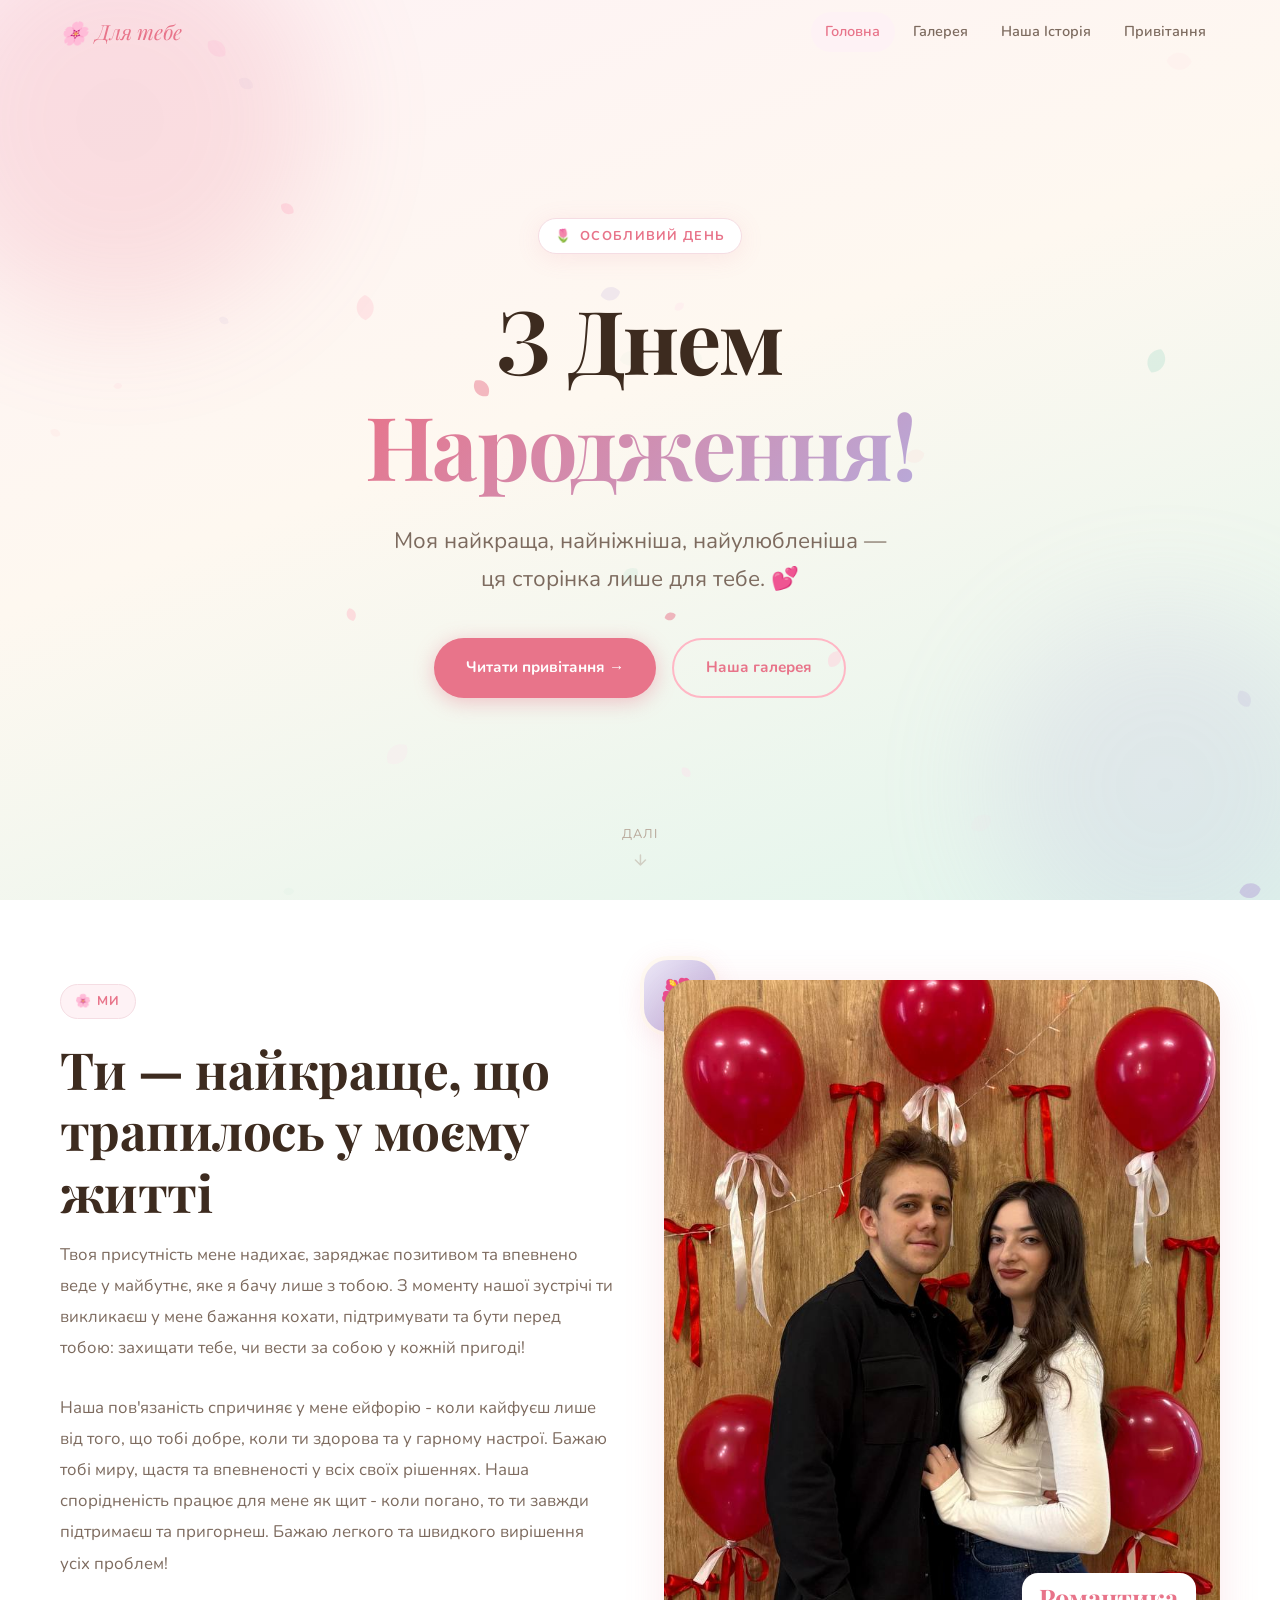
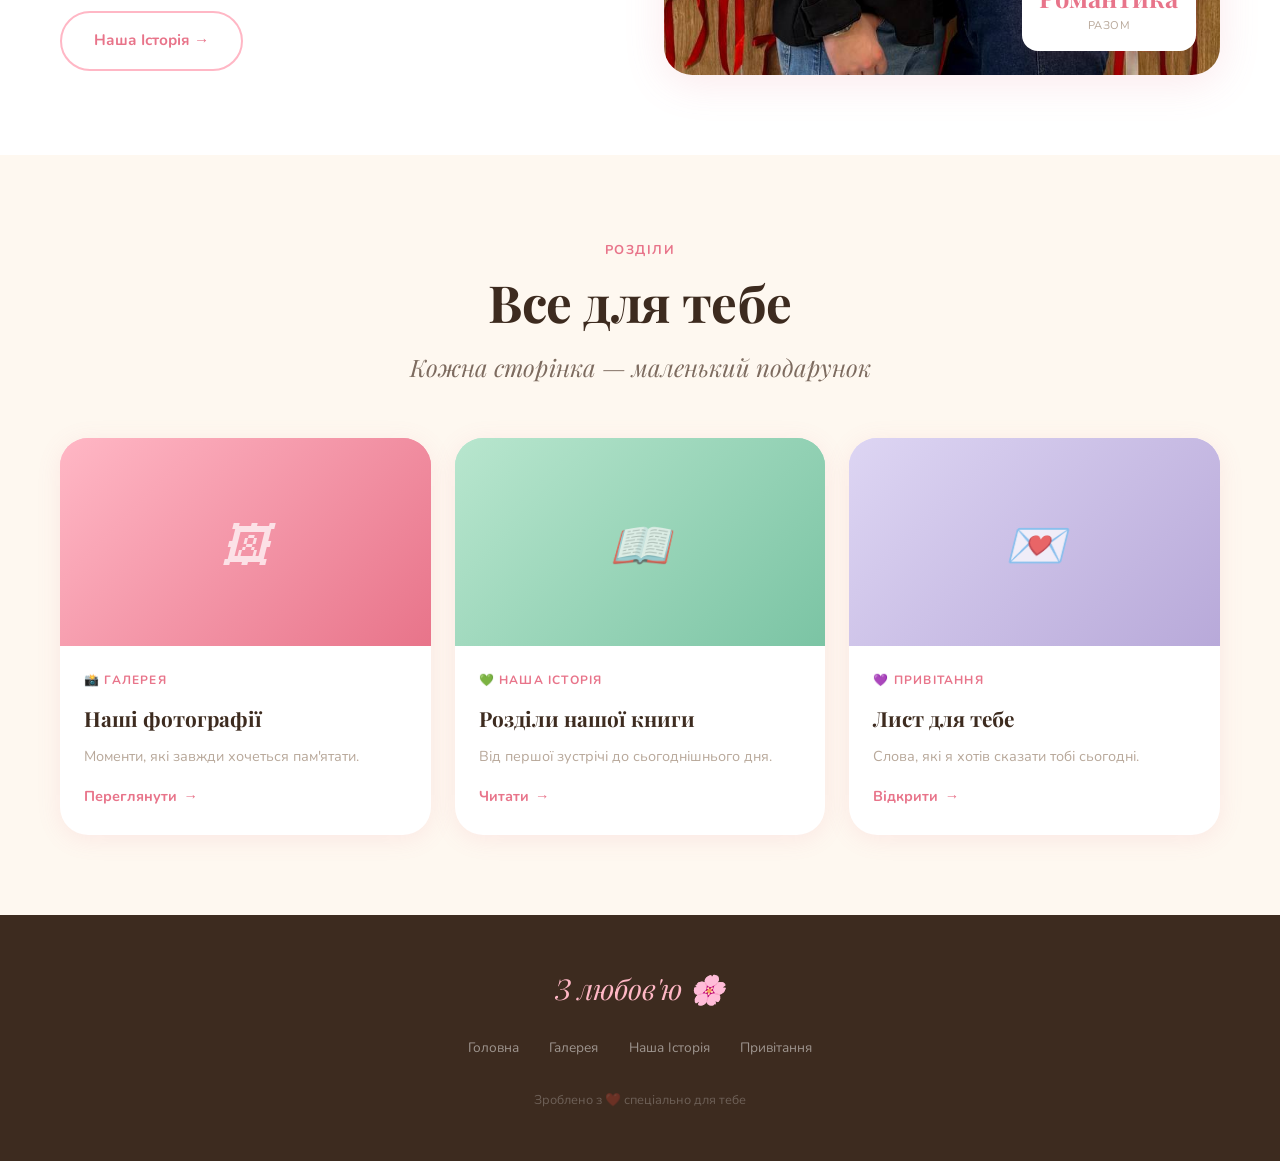
<file: index.html>
<!DOCTYPE html>
<html lang="uk">
<head>
  <meta charset="UTF-8">
  <meta name="viewport" content="width=device-width, initial-scale=1.0">
  <title>З Днем Народження, кохана!</title>
  <meta name="description" content="Спеціальна сторінка на честь твого особливого дня.">
  <link rel="preconnect" href="https://fonts.googleapis.com">
  <link rel="preconnect" href="https://fonts.gstatic.com" crossorigin>
  <link href="https://fonts.googleapis.com/css2?family=Playfair+Display:ital,wght@0,400;0,500;0,700;1,400;1,600&family=Nunito:wght@300;400;500;600;700&display=swap" rel="stylesheet">
  <link rel="stylesheet" href="css/style.css">
</head>
<body>

  <!-- ===================== NAVIGATION ===================== -->
  <nav class="nav" role="navigation" aria-label="Головна навігація">
    <div class="container nav-inner">
      <a href="index.html" class="nav-logo" aria-label="На головну">
        <span class="nav-logo-icon">🌸</span>
        Для тебе
      </a>

      <div class="nav-links" role="list">
        <a href="index.html"   class="nav-link" role="listitem">Головна</a>
        <a href="gallery.html" class="nav-link" role="listitem">Галерея</a>
        <a href="story.html"   class="nav-link" role="listitem">Наша Історія</a>
        <a href="wishes.html"  class="nav-link" role="listitem">Привітання</a>
      </div>

      <button class="nav-toggle" aria-label="Відкрити меню" aria-expanded="false">
        <span></span><span></span><span></span>
      </button>
    </div>
  </nav>

  <!-- Mobile fullscreen menu -->
  <div class="nav-mobile" role="dialog" aria-label="Мобільне меню">
    <a href="index.html"   class="nav-link">Головна</a>
    <a href="gallery.html" class="nav-link">Галерея</a>
    <a href="story.html"   class="nav-link">Наша Історія</a>
    <a href="wishes.html"  class="nav-link">Привітання</a>
  </div>

  <main>

    <!-- ===================== HERO ===================== -->
    <section class="hero" aria-label="Привітання">
      <canvas id="petals-canvas" aria-hidden="true"></canvas>

      <!-- Decorative blobs -->
      <div class="blob blob-pink"     style="top:-80px; left:-80px;"  aria-hidden="true"></div>
      <div class="blob blob-lavender" style="bottom:-60px; right:-60px;" aria-hidden="true"></div>

      <div class="hero-content">
        <div class="hero-eyebrow">
          <span>🌷</span>
          <span>Особливий день</span>
        </div>

        <h1 class="hero-title">
          З Днем
          <span class="accent typewriter" data-text="Народження!">Народження!</span>
        </h1>

        <p class="hero-sub">
          Моя найкраща, найніжніша, найулюбленіша —<br>
          ця сторінка лише для тебе. 💕
        </p>

        <div class="hero-actions">
          <a href="wishes.html" class="btn btn-primary">
            Читати привітання &rarr;
          </a>
          <a href="gallery.html" class="btn btn-ghost">
            Наша галерея
          </a>
        </div>
      </div>

      <div class="scroll-hint" aria-hidden="true">
        <span>далі</span>
        <svg width="16" height="16" viewBox="0 0 16 16" fill="none">
          <path d="M8 3v10M3 8l5 5 5-5" stroke="currentColor" stroke-width="1.5" stroke-linecap="round" stroke-linejoin="round"/>
        </svg>
      </div>
    </section>

    <!-- ===================== INTRO ===================== -->
    <section class="section intro" aria-label="Про нас">
      <div class="container">
        <div class="intro-grid">

          <div class="intro-text reveal">
            <span class="intro-badge">🌸 Ми</span>
            <h2 class="intro-title">Ти — найкраще, що трапилось у моєму житті</h2>
            <div class="intro-body">
              <p>
                Твоя присутність мене надихає, заряджає позитивом та впевнено веде у майбутнє, яке я бачу лише з тобою. З моменту нашої зустрічі ти викликаєш у мене бажання кохати, підтримувати та бути перед тобою: захищати тебе, чи вести за собою у кожній пригоді!
              </p>
              <br>
              <p>
                Наша пов'язаність спричиняє у мене ейфорію - коли кайфуєш лише від того, що тобі добре, коли ти здорова та у гарному настрої. Бажаю тобі миру, щастя та впевненості у всіх своїх рішеннях. Наша спорідненість працює для мене як щит - коли погано, то ти завжди підтримаєш та пригорнеш. Бажаю легкого та швидкого вирішення усіх проблем!
              </p>
            </div>
            <a href="story.html" class="btn btn-ghost">Наша Історія &rarr;</a>
          </div>

          <div class="intro-photo reveal reveal-delay-2">
            <div class="intro-photo-deco" aria-hidden="true">🌺</div>
            <div class="photo-frame float-anim">
              <img src="./images/1.jpg" alt="" class="photo-placeholder ph-bloom" style="object-fit: cover">
              <div class="frame-badge">
                <span class="num">Романтика</span>
                <span class="txt">разом</span>
              </div>
            </div>
          </div>

        </div>
      </div>
    </section>

    <!-- ===================== PREVIEW CARDS ===================== -->
    <section class="section preview-section" aria-label="Розділи сайту">
      <div class="container">

        <div class="text-center reveal" style="margin-bottom:3rem;">
          <span class="label">Розділи</span>
          <h2 style="margin-top:.5rem;">Все для тебе</h2>
          <p class="subtitle" style="margin-top:.75rem;">Кожна сторінка — маленький подарунок</p>
        </div>

        <div class="preview-grid">

          <a href="gallery.html" class="preview-card reveal reveal-delay-1">
            <div class="preview-card-img">
              <div class="photo-placeholder ph-pink">
                <span class="photo-icon">🖼</span>
              </div>
            </div>
            <div class="preview-card-body">
              <span class="preview-card-tag">📸 Галерея</span>
              <div class="preview-card-title">Наші фотографії</div>
              <p class="preview-card-desc">Моменти, які завжди хочеться пам'ятати.</p>
              <div class="preview-card-arrow">Переглянути <span>→</span></div>
            </div>
          </a>

          <a href="story.html" class="preview-card reveal reveal-delay-2">
            <div class="preview-card-img">
              <div class="photo-placeholder ph-sage">
                <span class="photo-icon">📖</span>
              </div>
            </div>
            <div class="preview-card-body">
              <span class="preview-card-tag">💚 Наша Історія</span>
              <div class="preview-card-title">Розділи нашої книги</div>
              <p class="preview-card-desc">Від першої зустрічі до сьогоднішнього дня.</p>
              <div class="preview-card-arrow">Читати <span>→</span></div>
            </div>
          </a>

          <a href="wishes.html" class="preview-card reveal reveal-delay-3">
            <div class="preview-card-img">
              <div class="photo-placeholder ph-lavender">
                <span class="photo-icon">💌</span>
              </div>
            </div>
            <div class="preview-card-body">
              <span class="preview-card-tag">💜 Привітання</span>
              <div class="preview-card-title">Лист для тебе</div>
              <p class="preview-card-desc">Слова, які я хотів сказати тобі сьогодні.</p>
              <div class="preview-card-arrow">Відкрити <span>→</span></div>
            </div>
          </a>

        </div>
      </div>
    </section>

  </main>

  <!-- ===================== FOOTER ===================== -->
  <footer>
    <div class="footer-brand">З любов'ю 🌸</div>
    <div class="footer-links">
      <a href="index.html"   class="footer-link">Головна</a>
      <a href="gallery.html" class="footer-link">Галерея</a>
      <a href="story.html"   class="footer-link">Наша Історія</a>
      <a href="wishes.html"  class="footer-link">Привітання</a>
    </div>
    <p class="footer-copy">Зроблено з ❤️ спеціально для тебе</p>
  </footer>

  <script src="js/main.js"></script>
</body>
</html>
</file>
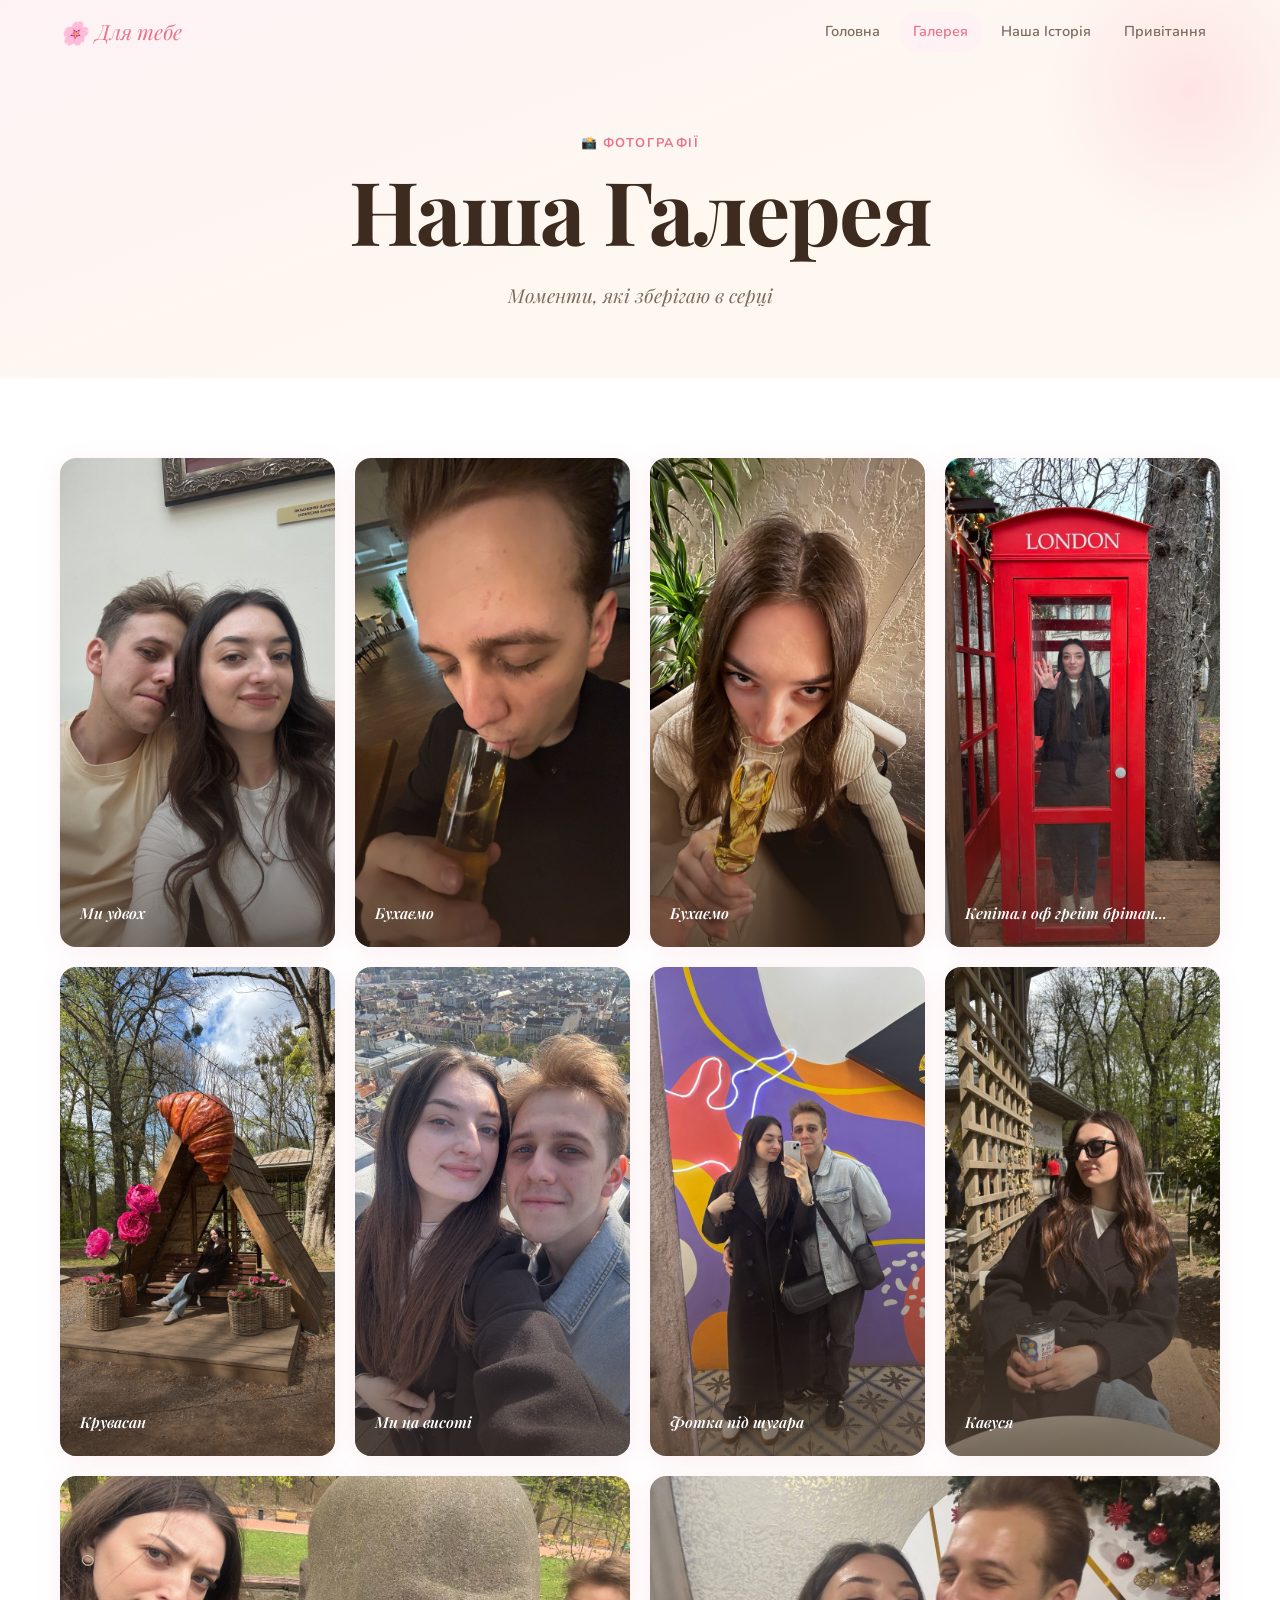
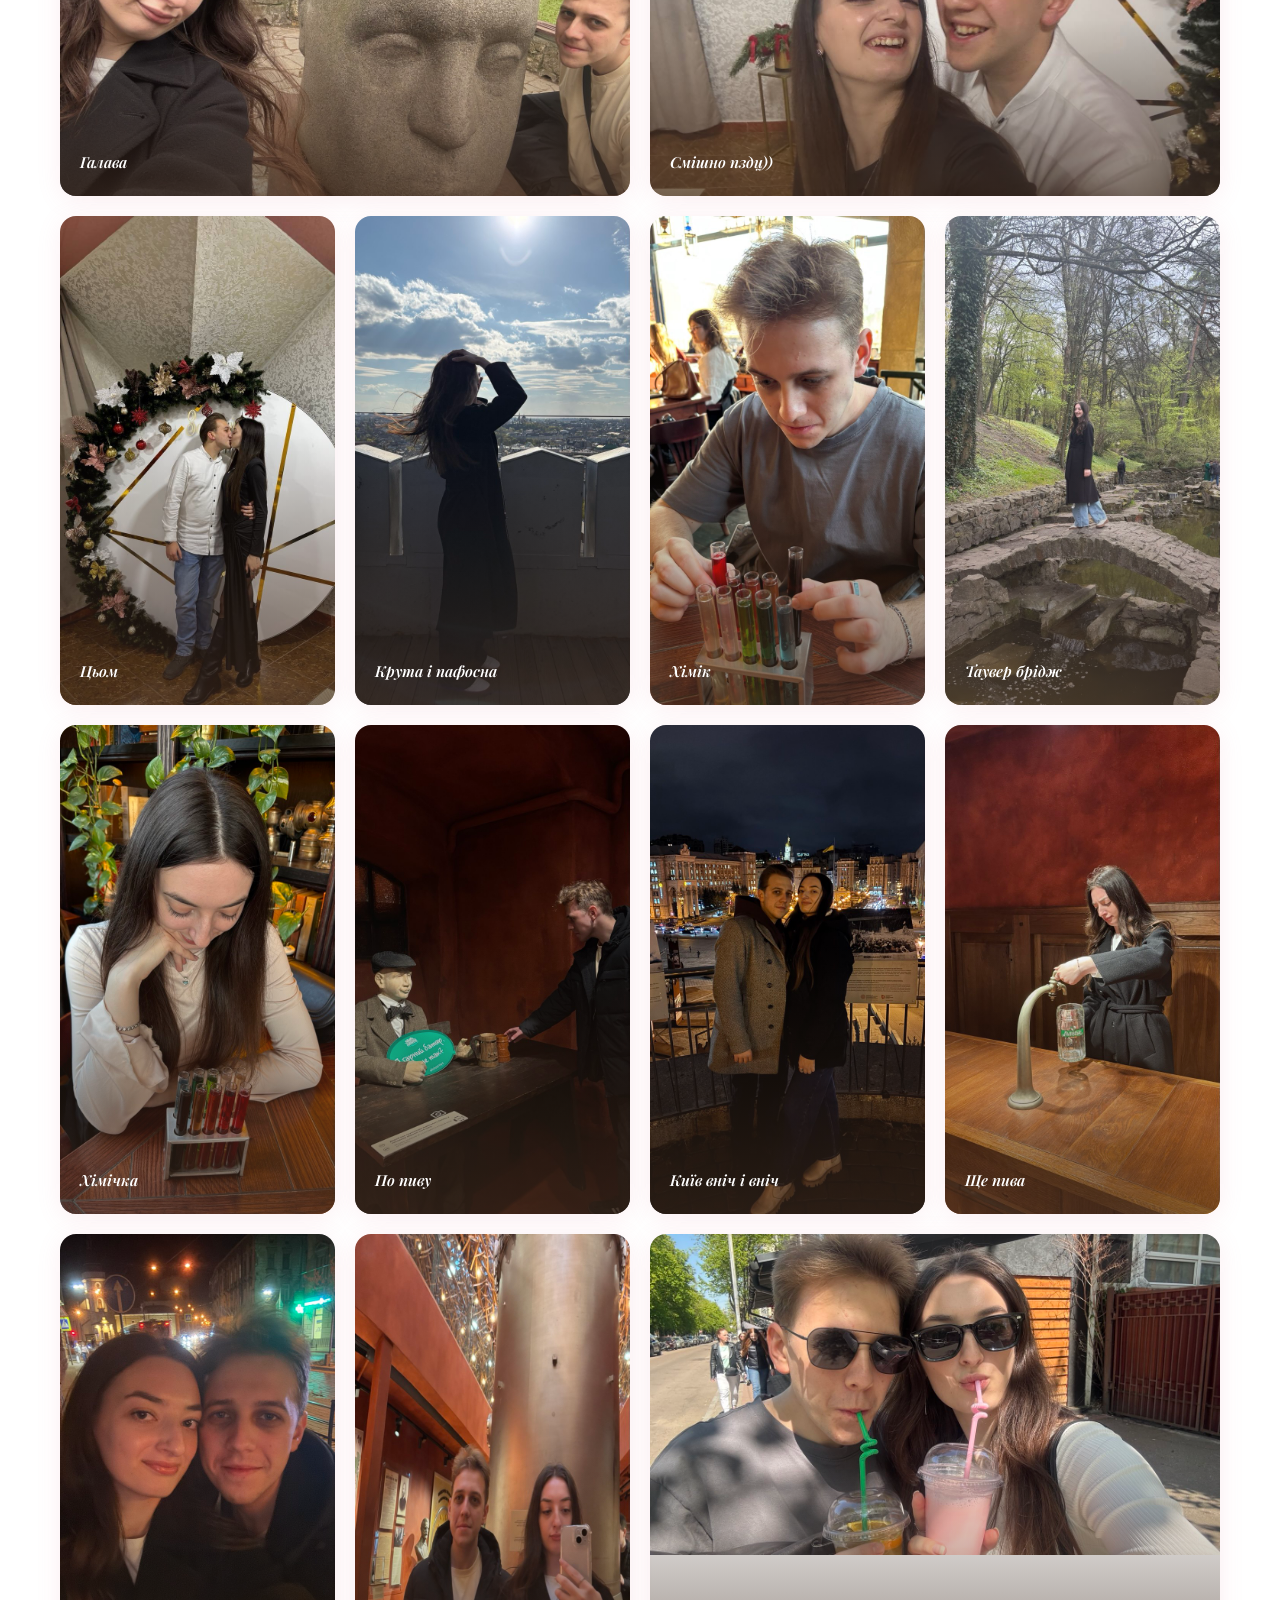
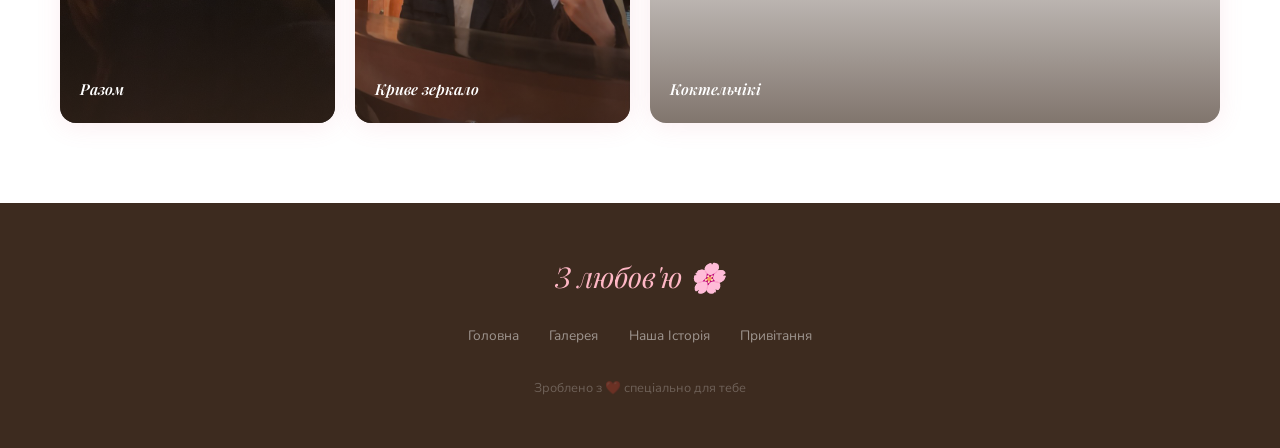
<file: gallery.html>
<!DOCTYPE html>
<html lang="uk">
<head>
  <meta charset="UTF-8">
  <meta name="viewport" content="width=device-width, initial-scale=1.0">
  <title>Галерея — Для тебе</title>
  <meta name="description" content="Наші спільні фотографії та улюблені моменти.">
  <link rel="preconnect" href="https://fonts.googleapis.com">
  <link rel="preconnect" href="https://fonts.gstatic.com" crossorigin>
  <link href="https://fonts.googleapis.com/css2?family=Playfair+Display:ital,wght@0,400;0,500;0,700;1,400;1,600&family=Nunito:wght@300;400;500;600;700&display=swap" rel="stylesheet">
  <link rel="stylesheet" href="css/style.css">
</head>
<body>

  <!-- ===================== NAVIGATION ===================== -->
  <nav class="nav" role="navigation">
    <div class="container nav-inner">
      <a href="index.html" class="nav-logo">
        <span class="nav-logo-icon">🌸</span>
        Для тебе
      </a>
      <div class="nav-links">
        <a href="index.html"   class="nav-link">Головна</a>
        <a href="gallery.html" class="nav-link">Галерея</a>
        <a href="story.html"   class="nav-link">Наша Історія</a>
        <a href="wishes.html"  class="nav-link">Привітання</a>
      </div>
      <button class="nav-toggle" aria-label="Відкрити меню">
        <span></span><span></span><span></span>
      </button>
    </div>
  </nav>

  <div class="nav-mobile">
    <a href="index.html"   class="nav-link">Головна</a>
    <a href="gallery.html" class="nav-link">Галерея</a>
    <a href="story.html"   class="nav-link">Наша Історія</a>
    <a href="wishes.html"  class="nav-link">Привітання</a>
  </div>

  <main>

    <!-- ===================== PAGE HERO ===================== -->
    <section class="page-hero">
      <div class="container">
        <span class="label page-hero-label">📸 Фотографії</span>
        <h1 class="page-hero-title">Наша Галерея</h1>
        <p class="page-hero-sub">Моменти, які зберігаю в серці</p>
      </div>
    </section>

    <!-- ===================== GALLERY GRID ===================== -->
    <section class="section gallery-section">
      <div class="container">

        <div class="gallery-grid">

          <!-- Item 1 — on desktop -->
          <div class="gallery-item reveal">
            <img src="./images/9.jpg" alt="">
            <div class="gallery-item-overlay">
              <p class="gallery-caption">Ми удвох</p>
            </div>
          </div>

          <!-- Item 2 -->
          <div class="gallery-item reveal reveal-delay-1">
            <img src="./images/10.jpg" alt="">
            <div class="gallery-item-overlay">
              <p class="gallery-caption">Бухаємо</p>
            </div>
          </div>

          <!-- Item 3 -->
          <div class="gallery-item reveal reveal-delay-2">
            <img src="./images/11.jpg" alt="">
            <div class="gallery-item-overlay">
              <p class="gallery-caption">Бухаємо</p>
            </div>
          </div>

          <!-- Item 4 -->
          <div class="gallery-item reveal reveal-delay-1">
            <img src="./images/12.jpg" alt="">
            <div class="gallery-item-overlay">
              <p class="gallery-caption">Кепітал оф грейт брітан...</p>
            </div>
          </div>

          <!-- Item 5 -->
          <div class="gallery-item reveal reveal-delay-2">
            <img src="./images/13.jpg" alt="">
            <div class="gallery-item-overlay">
              <p class="gallery-caption">Крувасан</p>
            </div>
          </div>

          <!-- Item 6 — on desktop -->
          <div class="gallery-item reveal reveal-delay-3">
            <img src="./images/14.jpg" alt="">
            <div class="gallery-item-overlay">
              <p class="gallery-caption">Ми на висоті</p>
            </div>
          </div>

          <!-- Item 7 -->
          <div class="gallery-item reveal">
            <img src="./images/15.jpg" alt="">
            <div class="gallery-item-overlay">
              <p class="gallery-caption">Фотка під шугара</p>
            </div>
          </div>

          <!-- Item 8 -->
          <div class="gallery-item reveal reveal-delay-1">
            <img src="./images/16.jpg" alt="">
            <div class="gallery-item-overlay">
              <p class="gallery-caption">Кавуся</p>
            </div>
          </div>

          <!-- Item 9 -->
          <div class="gallery-item reveal wide reveal-delay-2">
            <img src="./images/17.jpg" alt="">
            <div class="gallery-item-overlay">
              <p class="gallery-caption">Галава</p>
            </div>
          </div>

          <div class="gallery-item wide reveal">
            <img src="./images/19.jpg" alt="">
            <div class="gallery-item-overlay">
              <p class="gallery-caption">Смішно пздц))</p>
            </div>
          </div>

          <!-- Item 10 -->
          <div class="gallery-item reveal reveal-delay-3">
            <img src="./images/18.jpg" alt="">
            <div class="gallery-item-overlay">
              <p class="gallery-caption">Цьом</p>
            </div>
          </div>

          <!-- Item 11 -->

          <!-- Item 12 -->
          <div class="gallery-item reveal reveal-delay-1">
            <img src="./images/20.jpg" alt="">
            <div class="gallery-item-overlay">
              <p class="gallery-caption">Крута і пафосна</p>
            </div>
          </div>

          <div class="gallery-item reveal reveal-delay-1">
            <img src="./images/21.jpg" alt="">
            <div class="gallery-item-overlay">
              <p class="gallery-caption">Хімік</p>
            </div>
          </div>

          <div class="gallery-item reveal reveal-delay-1">
            <img src="./images/22.jpg" alt="">
            <div class="gallery-item-overlay">
              <p class="gallery-caption">Таувер брідж</p>
            </div>
          </div>

          <div class="gallery-item reveal reveal-delay-1">
            <img src="./images/23.jpg" alt="">
            <div class="gallery-item-overlay">
              <p class="gallery-caption">Хімічка</p>
            </div>
          </div>

          <div class="gallery-item reveal reveal-delay-1">
            <img src="./images/25.jpg" alt="">
            <div class="gallery-item-overlay">
              <p class="gallery-caption">По пиву</p>
            </div>
          </div>

          <div class="gallery-item reveal reveal-delay-1">
            <img src="./images/26.jpg" alt="">
            <div class="gallery-item-overlay">
              <p class="gallery-caption">Київ вніч і вніч</p>
            </div>
          </div>

          <div class="gallery-item reveal reveal-delay-1">
            <img src="./images/27.jpg" alt="">
            <div class="gallery-item-overlay">
              <p class="gallery-caption">Ще пива</p>
            </div>
          </div>

          <div class="gallery-item reveal reveal-delay-1">
            <img src="./images/28.jpg" alt="">
            <div class="gallery-item-overlay">
              <p class="gallery-caption">Разом</p>
            </div>
          </div>

          <div class="gallery-item reveal reveal-delay-1">
            <img src="./images/29.jpg" alt="">
            <div class="gallery-item-overlay">
              <p class="gallery-caption">Криве зеркало</p>
            </div>
          </div>

          <div class="gallery-item reveal wide reveal-delay-1">
            <img src="./images/24.jpg" alt="">
            <div class="gallery-item-overlay">
              <p class="gallery-caption">Коктельчікі</p>
            </div>
          </div>

        </div>

      </div>
    </section>

  </main>

  <!-- ===================== LIGHTBOX ===================== -->
  <div id="lightbox" class="lightbox" role="dialog" aria-label="Збільшена фотографія">
    <div class="lightbox-inner">
      <div class="lightbox-img"></div>
    </div>
    <button class="lightbox-close" aria-label="Закрити">✕</button>
  </div>

  <!-- ===================== FOOTER ===================== -->
  <footer>
    <div class="footer-brand">З любов'ю 🌸</div>
    <div class="footer-links">
      <a href="index.html"   class="footer-link">Головна</a>
      <a href="gallery.html" class="footer-link">Галерея</a>
      <a href="story.html"   class="footer-link">Наша Історія</a>
      <a href="wishes.html"  class="footer-link">Привітання</a>
    </div>
    <p class="footer-copy">Зроблено з ❤️ спеціально для тебе</p>
  </footer>

  <script src="js/main.js"></script>
</body>
</html>
</file>
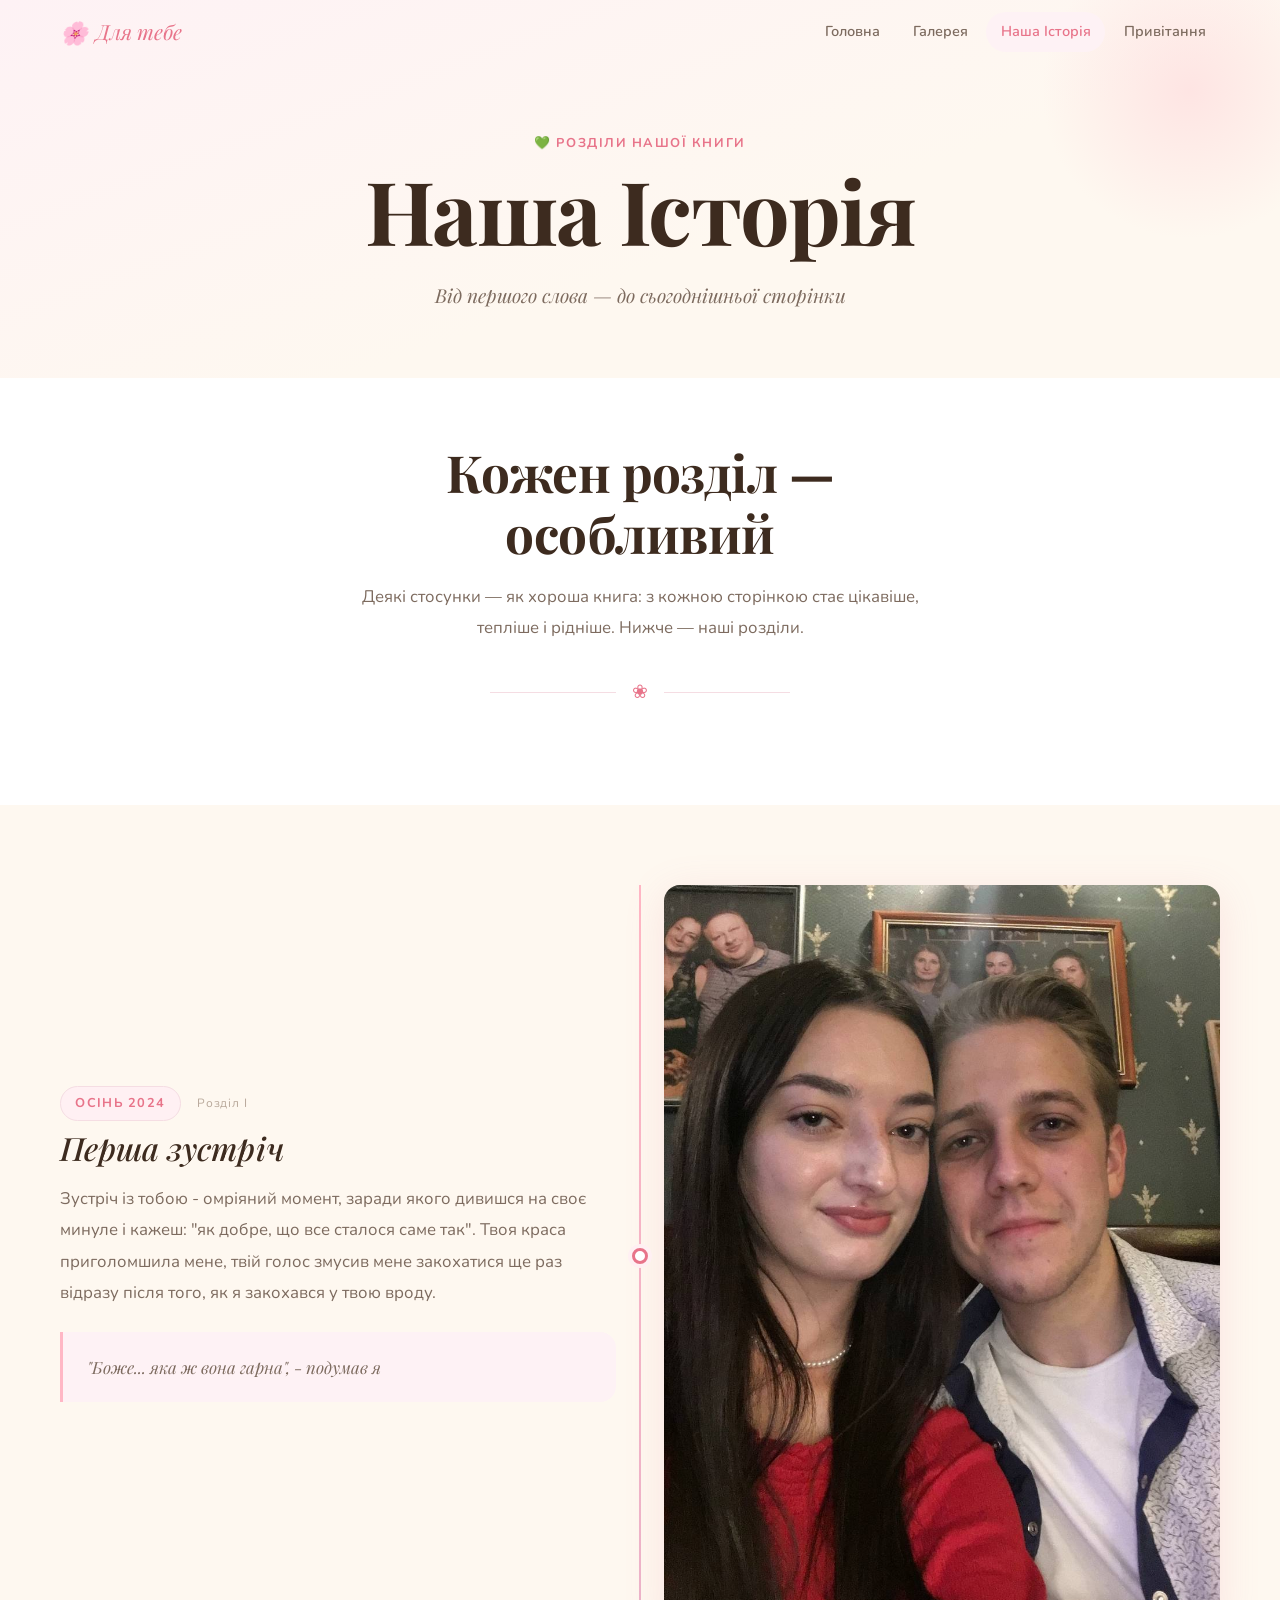
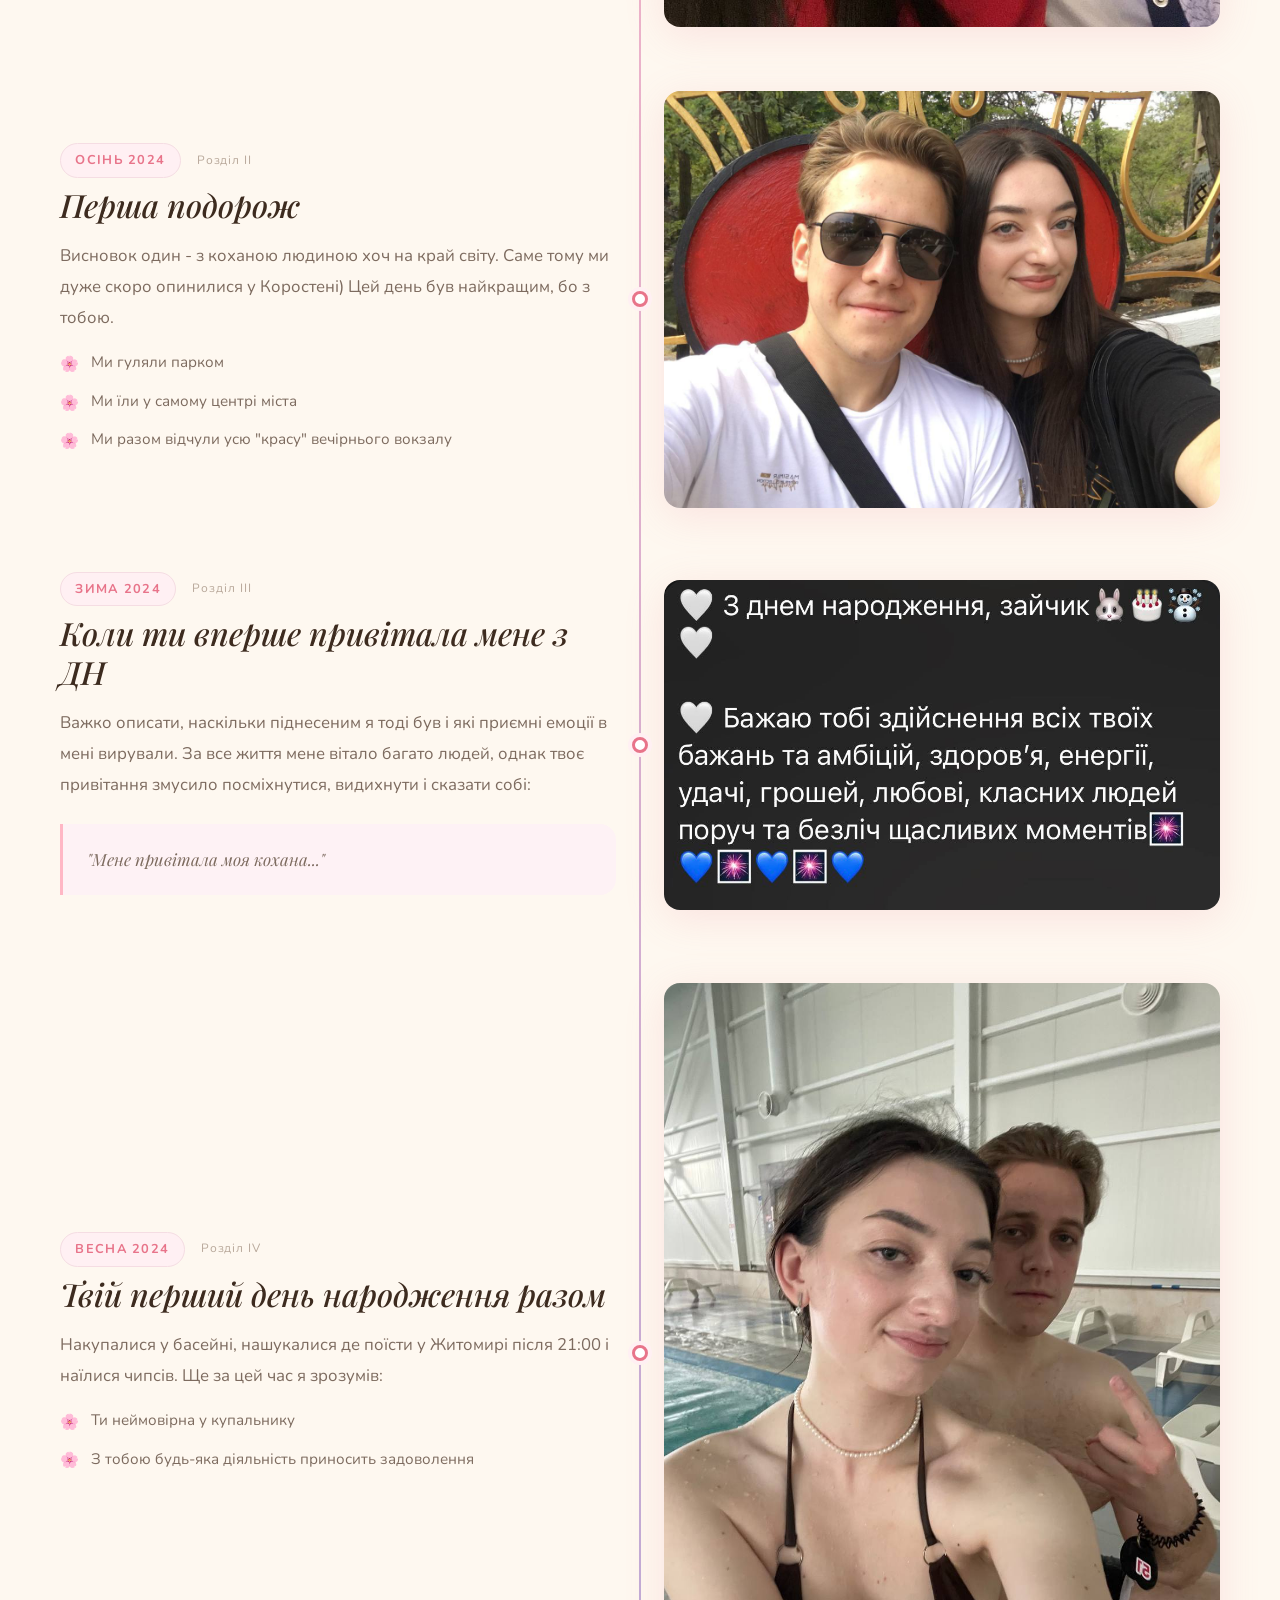
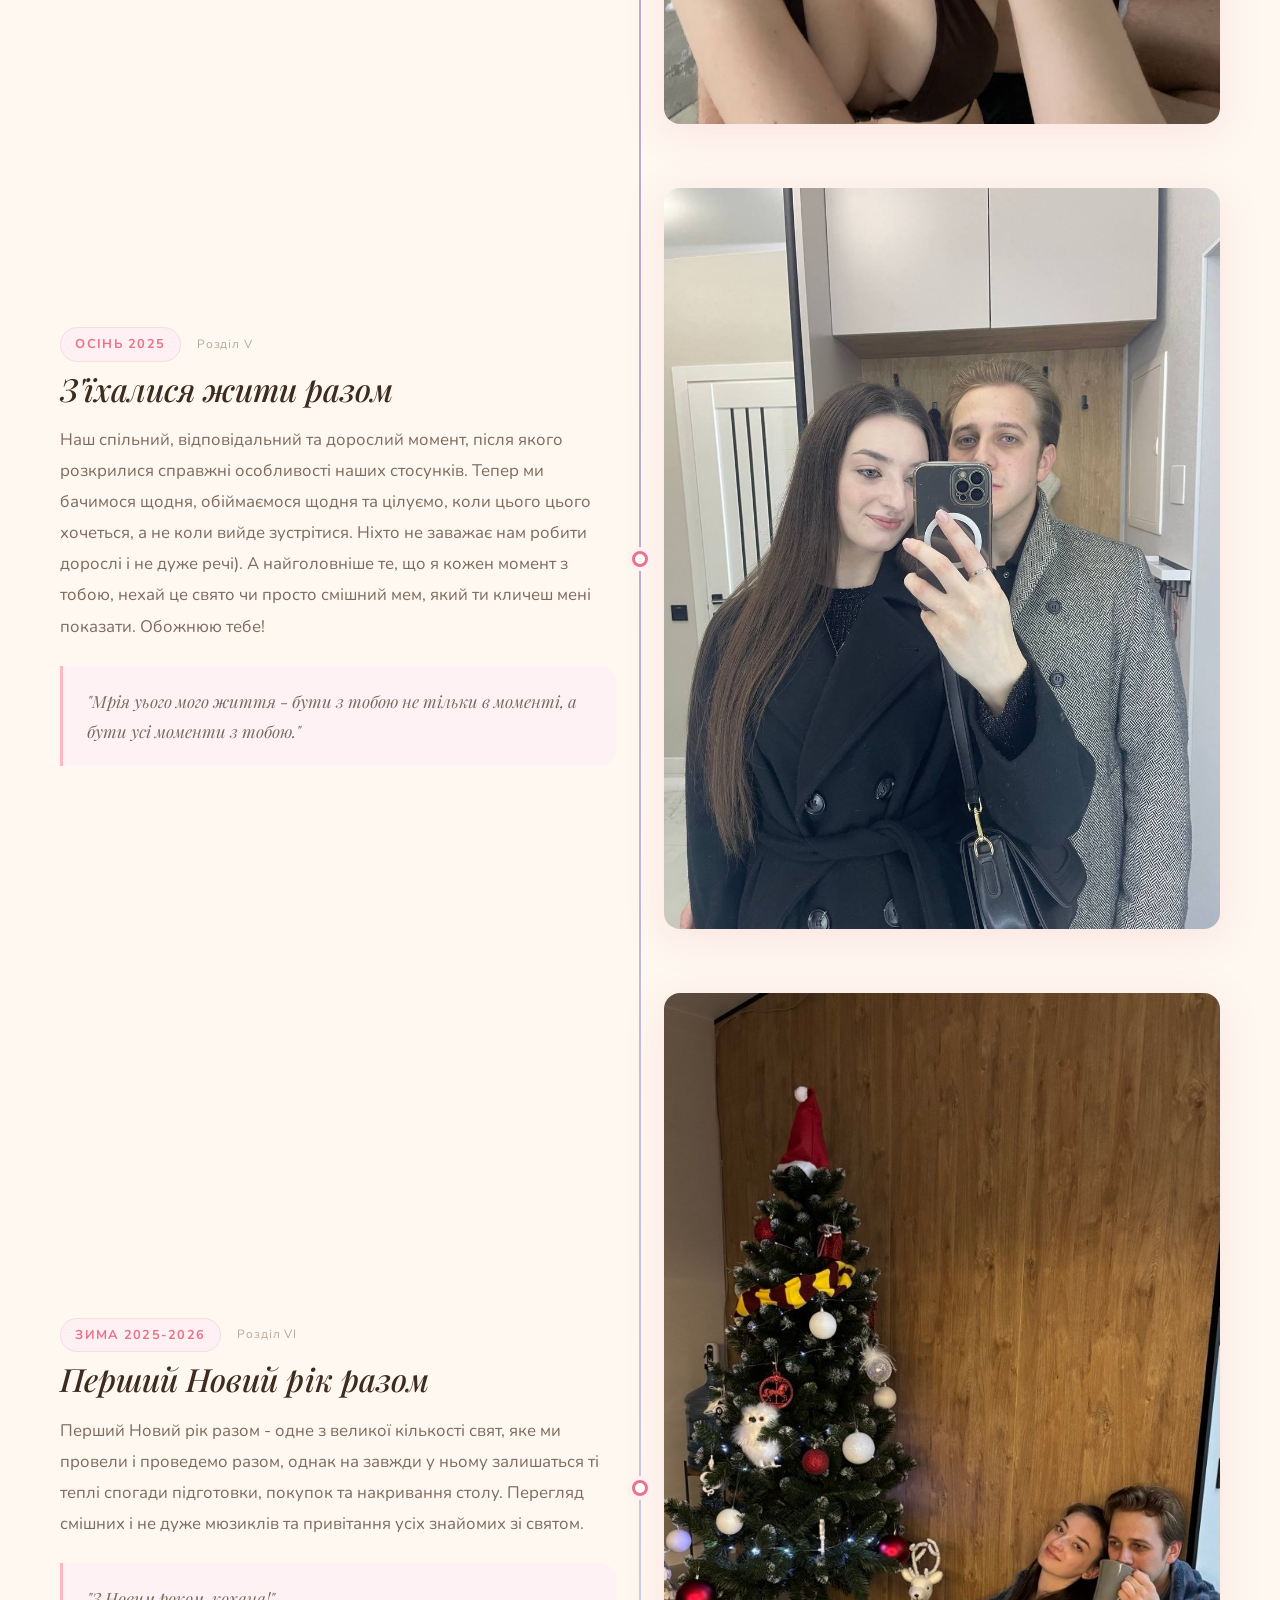
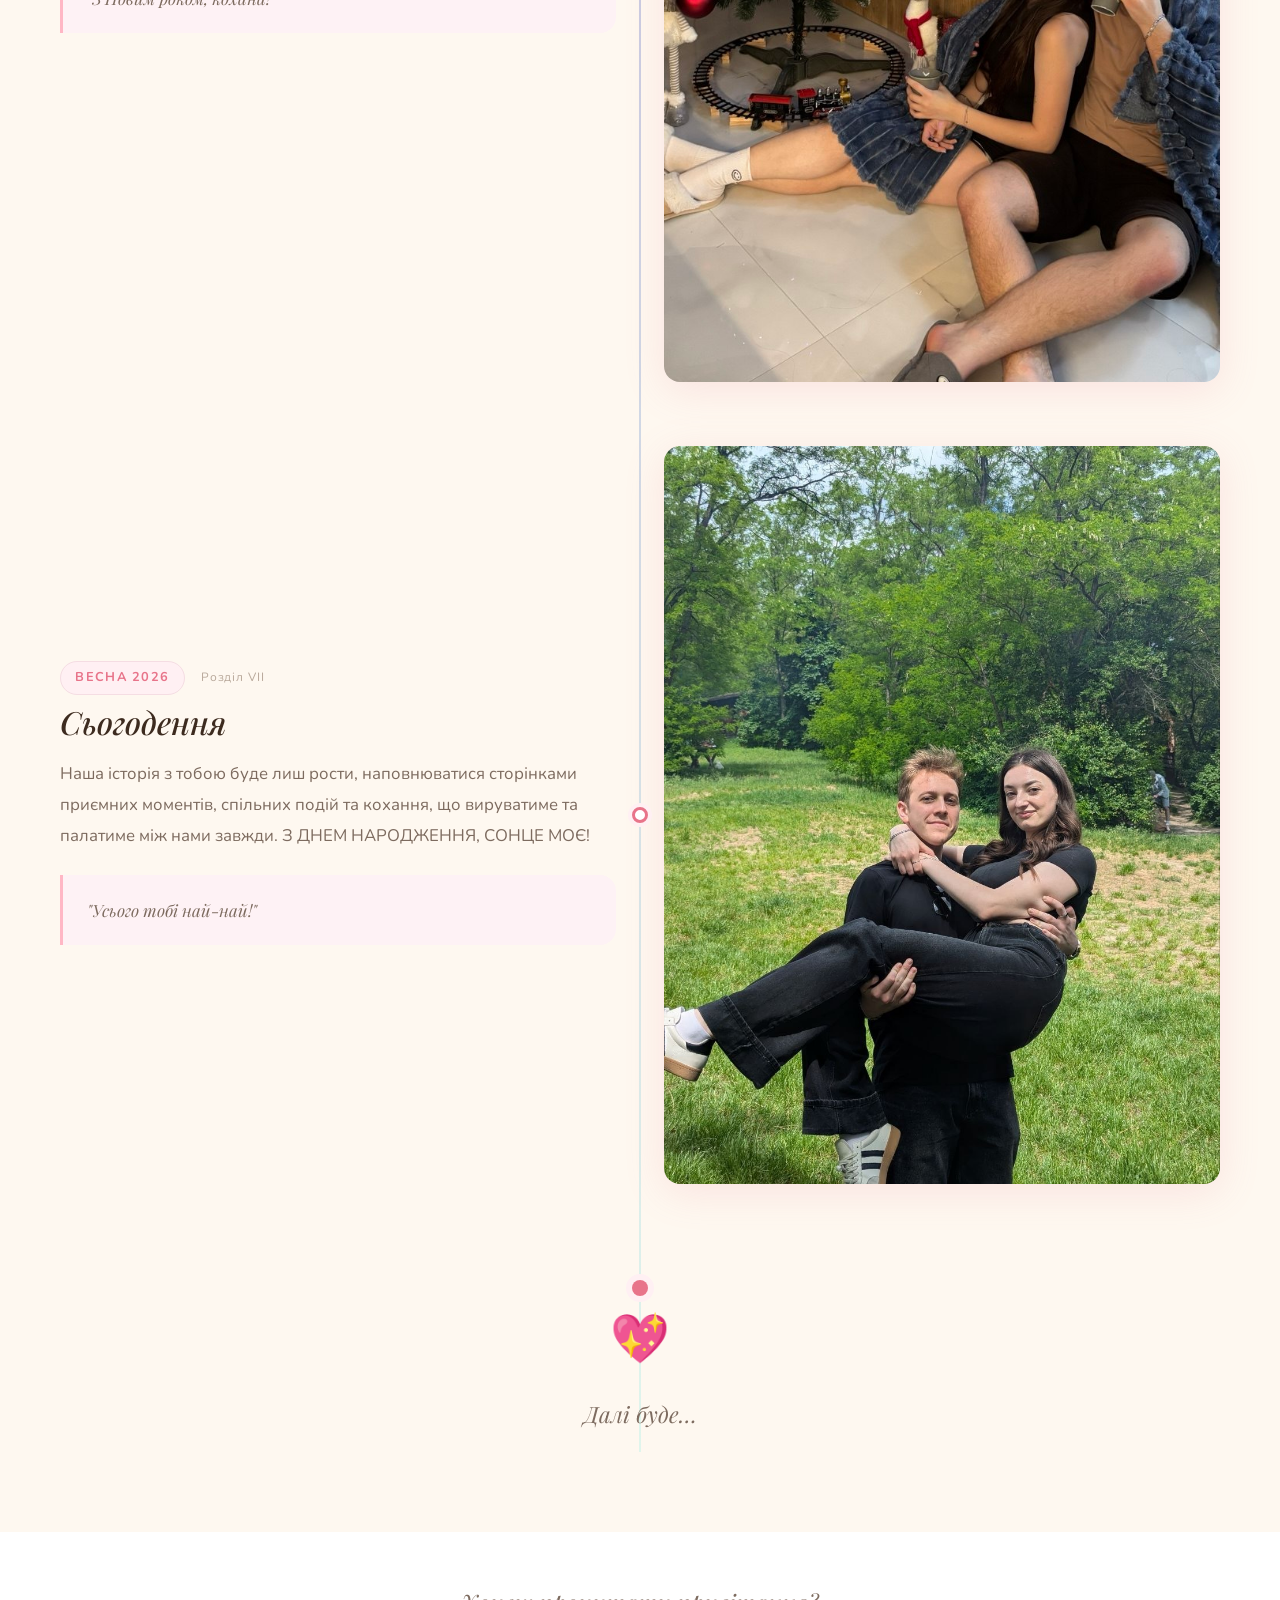
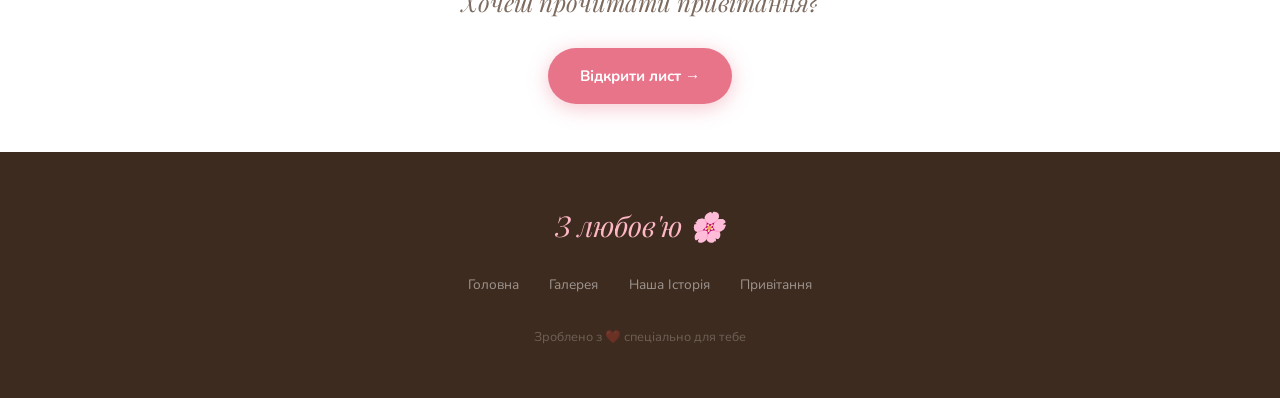
<file: story.html>
<!DOCTYPE html>
<html lang="uk">
<head>
  <meta charset="UTF-8">
  <meta name="viewport" content="width=device-width, initial-scale=1.0">
  <title>Наша Історія — Для тебе</title>
  <meta name="description" content="Розділи нашої спільної книги — від першої зустрічі до сьогодні.">
  <link rel="preconnect" href="https://fonts.googleapis.com">
  <link rel="preconnect" href="https://fonts.gstatic.com" crossorigin>
  <link href="https://fonts.googleapis.com/css2?family=Playfair+Display:ital,wght@0,400;0,500;0,700;1,400;1,600&family=Nunito:wght@300;400;500;600;700&display=swap" rel="stylesheet">
  <link rel="stylesheet" href="css/style.css">

  <style>
    /* Extra story-specific bits */
    .story-intro {
      background: var(--white);
      padding: 4rem 0;
    }
    .story-intro-inner {
      max-width: 600px;
      margin: 0 auto;
      text-align: center;
    }
    .story-intro-inner p { margin-top: 1rem; }

    .chapter-content { }
    .chapter-list {
      margin-top: 1rem;
      display: flex;
      flex-direction: column;
      gap: .6rem;
    }
    .chapter-list li {
      display: flex;
      align-items: flex-start;
      gap: .75rem;
      color: var(--text-mid);
      font-size: .95rem;
    }
    .chapter-list li::before {
      content: '🌸';
      flex-shrink: 0;
      margin-top: .1rem;
    }

    /* Timeline end ornament */
    .timeline-end {
      text-align: center;
      padding: 3rem 0 1rem;
      position: relative;
    }
    .timeline-end::before {
      content: '';
      position: absolute;
      bottom: calc(100% - 3rem);
      left: 1.25rem;
      width: 16px;
      height: 16px;
      border-radius: 50%;
      background: var(--pink);
      box-shadow: 0 0 0 6px var(--pink-pale);
    }
    .timeline-end-icon {
      font-size: 3rem;
      display: inline-block;
      animation: heartFloat 2s ease-in-out infinite;
    }
    .timeline-end-text {
      font-family: var(--font-heading);
      font-style: italic;
      font-size: 1.4rem;
      color: var(--text-mid);
      margin-top: .75rem;
    }

    @media (min-width: 768px) {
      .timeline-end::before {
        left: calc(50% - 8px);
      }
    }
  </style>
</head>
<body>

  <!-- ===================== NAVIGATION ===================== -->
  <nav class="nav" role="navigation">
    <div class="container nav-inner">
      <a href="index.html" class="nav-logo">
        <span class="nav-logo-icon">🌸</span>
        Для тебе
      </a>
      <div class="nav-links">
        <a href="index.html"   class="nav-link">Головна</a>
        <a href="gallery.html" class="nav-link">Галерея</a>
        <a href="story.html"   class="nav-link">Наша Історія</a>
        <a href="wishes.html"  class="nav-link">Привітання</a>
      </div>
      <button class="nav-toggle" aria-label="Відкрити меню">
        <span></span><span></span><span></span>
      </button>
    </div>
  </nav>

  <div class="nav-mobile">
    <a href="index.html"   class="nav-link">Головна</a>
    <a href="gallery.html" class="nav-link">Галерея</a>
    <a href="story.html"   class="nav-link">Наша Історія</a>
    <a href="wishes.html"  class="nav-link">Привітання</a>
  </div>

  <main>

    <!-- ===================== PAGE HERO ===================== -->
    <section class="page-hero">
      <div class="container">
        <span class="label page-hero-label">💚 Розділи нашої книги</span>
        <h1 class="page-hero-title">Наша Історія</h1>
        <p class="page-hero-sub">Від першого слова — до сьогоднішньої сторінки</p>
      </div>
    </section>

    <!-- Intro quote -->
    <section class="story-intro">
      <div class="container">
        <div class="story-intro-inner reveal">
          <h2>Кожен розділ — особливий</h2>
          <p>
            Деякі стосунки — як хороша книга: з кожною сторінкою стає цікавіше, тепліше і рідніше. Нижче — наші розділи.
          </p>
          <div class="divider"><span class="divider-icon">❀</span></div>
        </div>
      </div>
    </section>

    <!-- ===================== TIMELINE ===================== -->
    <section class="section story-section">
      <div class="container">
        <div class="timeline">

          <!-- Chapter 1 -->
          <article class="chapter reveal" aria-label="Розділ 1">
            <div class="chapter-content">
              <div class="chapter-meta">
                <span class="chapter-date">Осінь 2024</span>
                <span class="chapter-number">Розділ I</span>
              </div>
              <h3 class="chapter-title">Перша зустріч</h3>
              <p class="chapter-body">
                Зустріч із тобою - омріяний момент, заради якого дивишся на своє минуле і кажеш: "як добре, що все сталося саме так". Твоя краса приголомшила мене, твій голос змусив мене закохатися ще раз відразу після того, як я закохався у твою вроду.
              </p>
              <blockquote class="chapter-quote">
                "Боже... яка ж вона гарна", - подумав я
              </blockquote>
            </div>
            <div class="chapter-photo">
              <img src="./images/2.jpg" alt="">
            </div>
          </article>

          <!-- Chapter 2 -->
          <article class="chapter reveal" aria-label="Розділ 2">
            <div class="chapter-content">
              <div class="chapter-meta">
                <span class="chapter-date">Осінь 2024</span>
                <span class="chapter-number">Розділ II</span>
              </div>
              <h3 class="chapter-title">Перша подорож</h3>
              <p class="chapter-body">
                Висновок один - з коханою людиною хоч на край світу. Саме тому ми дуже скоро опинилися у Коростені) Цей день був найкращим, бо з тобою.
              </p>
              <ul class="chapter-list">
                <li>Ми гуляли парком</li>
                <li>Ми їли у самому центрі міста</li>
                <li>Ми разом відчули усю "красу" вечірнього вокзалу</li>
              </ul>
            </div>
            <div class="chapter-photo">
              <img src="./images/3.jpg" alt="">
            </div>
          </article>

          <!-- Chapter 3 -->
          <article class="chapter reveal" aria-label="Розділ 3">
            <div class="chapter-content">
              <div class="chapter-meta">
                <span class="chapter-date">Зима 2024</span>
                <span class="chapter-number">Розділ III</span>
              </div>
              <h3 class="chapter-title">Коли ти вперше привітала мене з ДН</h3>
              <p class="chapter-body">
                Важко описати, наскільки піднесеним я тоді був і які приємні емоції в мені вирували. За все життя мене вітало багато людей, однак твоє привітання змусило посміхнутися, видихнути і сказати собі:
              </p>
              <blockquote class="chapter-quote">
                "Мене привітала моя кохана..."
              </blockquote>
            </div>
            <div class="chapter-photo">
              <img src="./images/4.jpg" alt="">
            </div>
          </article>

          <!-- Chapter 4 -->
          <article class="chapter reveal" aria-label="Розділ 4">
            <div class="chapter-content">
              <div class="chapter-meta">
                <span class="chapter-date">Весна 2024</span>
                <span class="chapter-number">Розділ IV</span>
              </div>
              <h3 class="chapter-title">Твій перший день народження разом</h3>
              <p class="chapter-body">
                Накупалися у басейні, нашукалися де поїсти у Житомирі після 21:00 і наїлися чипсів. Ще за цей час я зрозумів:
              </p>
              <ul class="chapter-list">
                <li>Ти неймовірна у купальнику</li>
                <li>З тобою будь-яка діяльність приносить задоволення</li>
              </ul>
            </div>
            <div class="chapter-photo">
              <img src="./images/5.jpg" alt="">
            </div>
          </article>

          <!-- Chapter 5 -->
          <article class="chapter reveal" aria-label="Розділ 5">
            <div class="chapter-content">
              <div class="chapter-meta">
                <span class="chapter-date">Осінь 2025</span>
                <span class="chapter-number">Розділ V</span>
              </div>
              <h3 class="chapter-title">З'їхалися жити разом</h3>
              <p class="chapter-body">
                Наш спільний, відповідальний та дорослий момент, після якого розкрилися справжні особливості наших стосунків. Тепер ми бачимося щодня, обіймаємося щодня та цілуємо, коли цього цього хочеться, а не коли вийде зустрітися.
                Ніхто не заважає нам робити дорослі і не дуже речі). А найголовніше те, що я кожен момент з тобою, нехай це свято чи просто смішний мем, який ти кличеш мені показати. Обожнюю тебе!
              </p>
              <blockquote class="chapter-quote">
                "Мрія уього мого життя - бути з тобою не тільки в моменті, а бути усі моменти з тобою."
              </blockquote>
            </div>
            <div class="chapter-photo">
              <img src="./images/6.jpg" alt="">
            </div>
          </article>

          <article class="chapter reveal" aria-label="Розділ 6">
            <div class="chapter-content">
              <div class="chapter-meta">
                <span class="chapter-date">Зима 2025-2026</span>
                <span class="chapter-number">Розділ VI</span>
              </div>
              <h3 class="chapter-title">Перший Новий рік разом</h3>
              <p class="chapter-body">
                Перший Новий рік разом - одне з великої кількості свят, яке ми провели і проведемо разом, однак на завжди у ньому залишаться ті теплі спогади підготовки, покупок та накривання столу. Перегляд смішних і не дуже мюзиклів та привітання усіх знайомих зі святом.
              </p>
              <blockquote class="chapter-quote">
                "З Новим роком, кохана!"
              </blockquote>
            </div>
            <div class="chapter-photo">
              <img src="./images/7.jpg" alt="">
            </div>
          </article>

          <article class="chapter reveal" aria-label="Розділ 7">
            <div class="chapter-content">
              <div class="chapter-meta">
                <span class="chapter-date">Весна 2026</span>
                <span class="chapter-number">Розділ VII</span>
              </div>
              <h3 class="chapter-title">Сьогодення</h3>
              <p class="chapter-body">
                Наша історія з тобою буде лиш рости, наповнюватися сторінками приємних моментів, спільних подій та кохання, що вируватиме та палатиме між нами завжди. З ДНЕМ НАРОДЖЕННЯ, СОНЦЕ МОЄ!
              </p>
              <blockquote class="chapter-quote">
                "Усього тобі най-най!"
              </blockquote>
            </div>
            <div class="chapter-photo">
              <img src="./images/8.jpg" alt="">
            </div>
          </article>

          <!-- Timeline end ornament -->
          <div class="timeline-end">
            <div class="timeline-end-icon">💖</div>
            <p class="timeline-end-text">Далі буде…</p>
          </div>

        </div>
      </div>
    </section>

    <!-- CTA -->
    <section class="section-sm" style="background:var(--white); text-align:center;">
      <div class="container reveal">
        <p class="subtitle" style="margin-bottom:1.5rem;">Хочеш прочитати привітання?</p>
        <a href="wishes.html" class="btn btn-primary">Відкрити лист &rarr;</a>
      </div>
    </section>

  </main>

  <!-- ===================== FOOTER ===================== -->
  <footer>
    <div class="footer-brand">З любов'ю 🌸</div>
    <div class="footer-links">
      <a href="index.html"   class="footer-link">Головна</a>
      <a href="gallery.html" class="footer-link">Галерея</a>
      <a href="story.html"   class="footer-link">Наша Історія</a>
      <a href="wishes.html"  class="footer-link">Привітання</a>
    </div>
    <p class="footer-copy">Зроблено з ❤️ спеціально для тебе</p>
  </footer>

  <script src="js/main.js"></script>
</body>
</html>
</file>
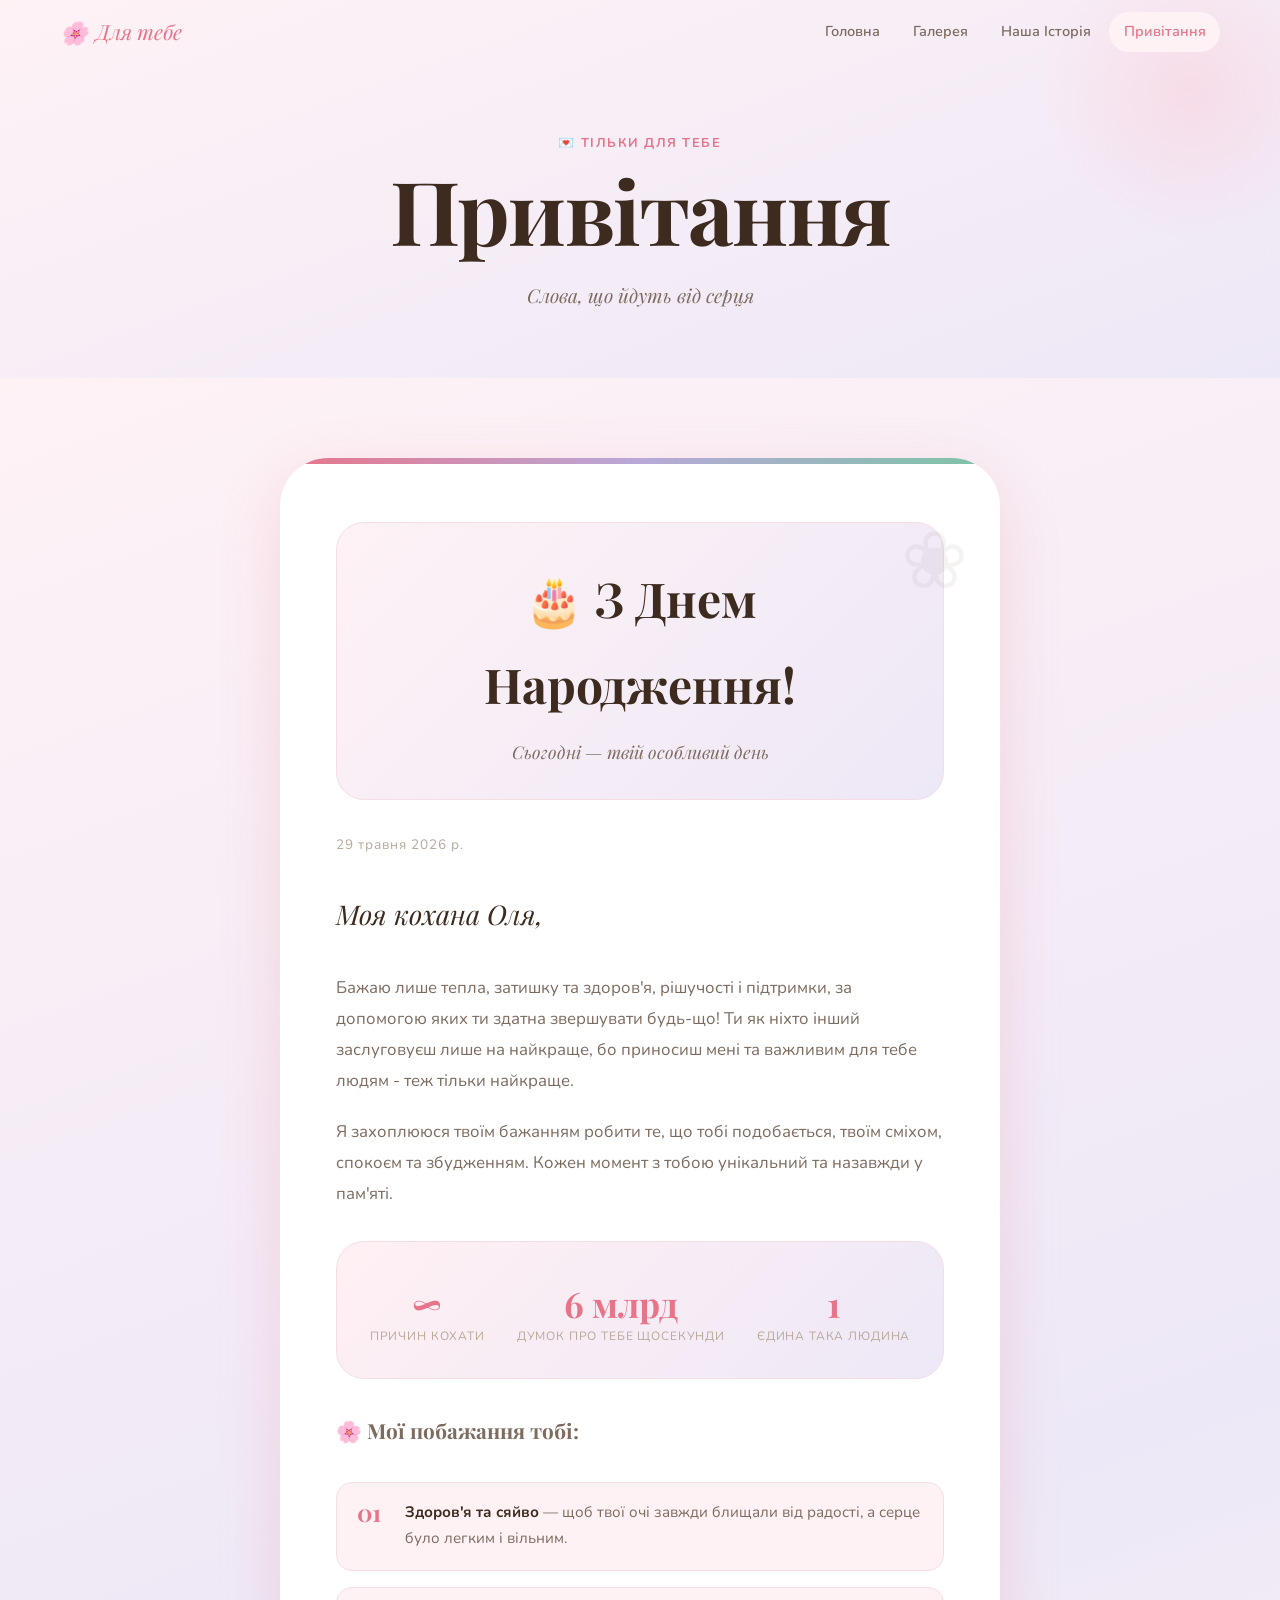
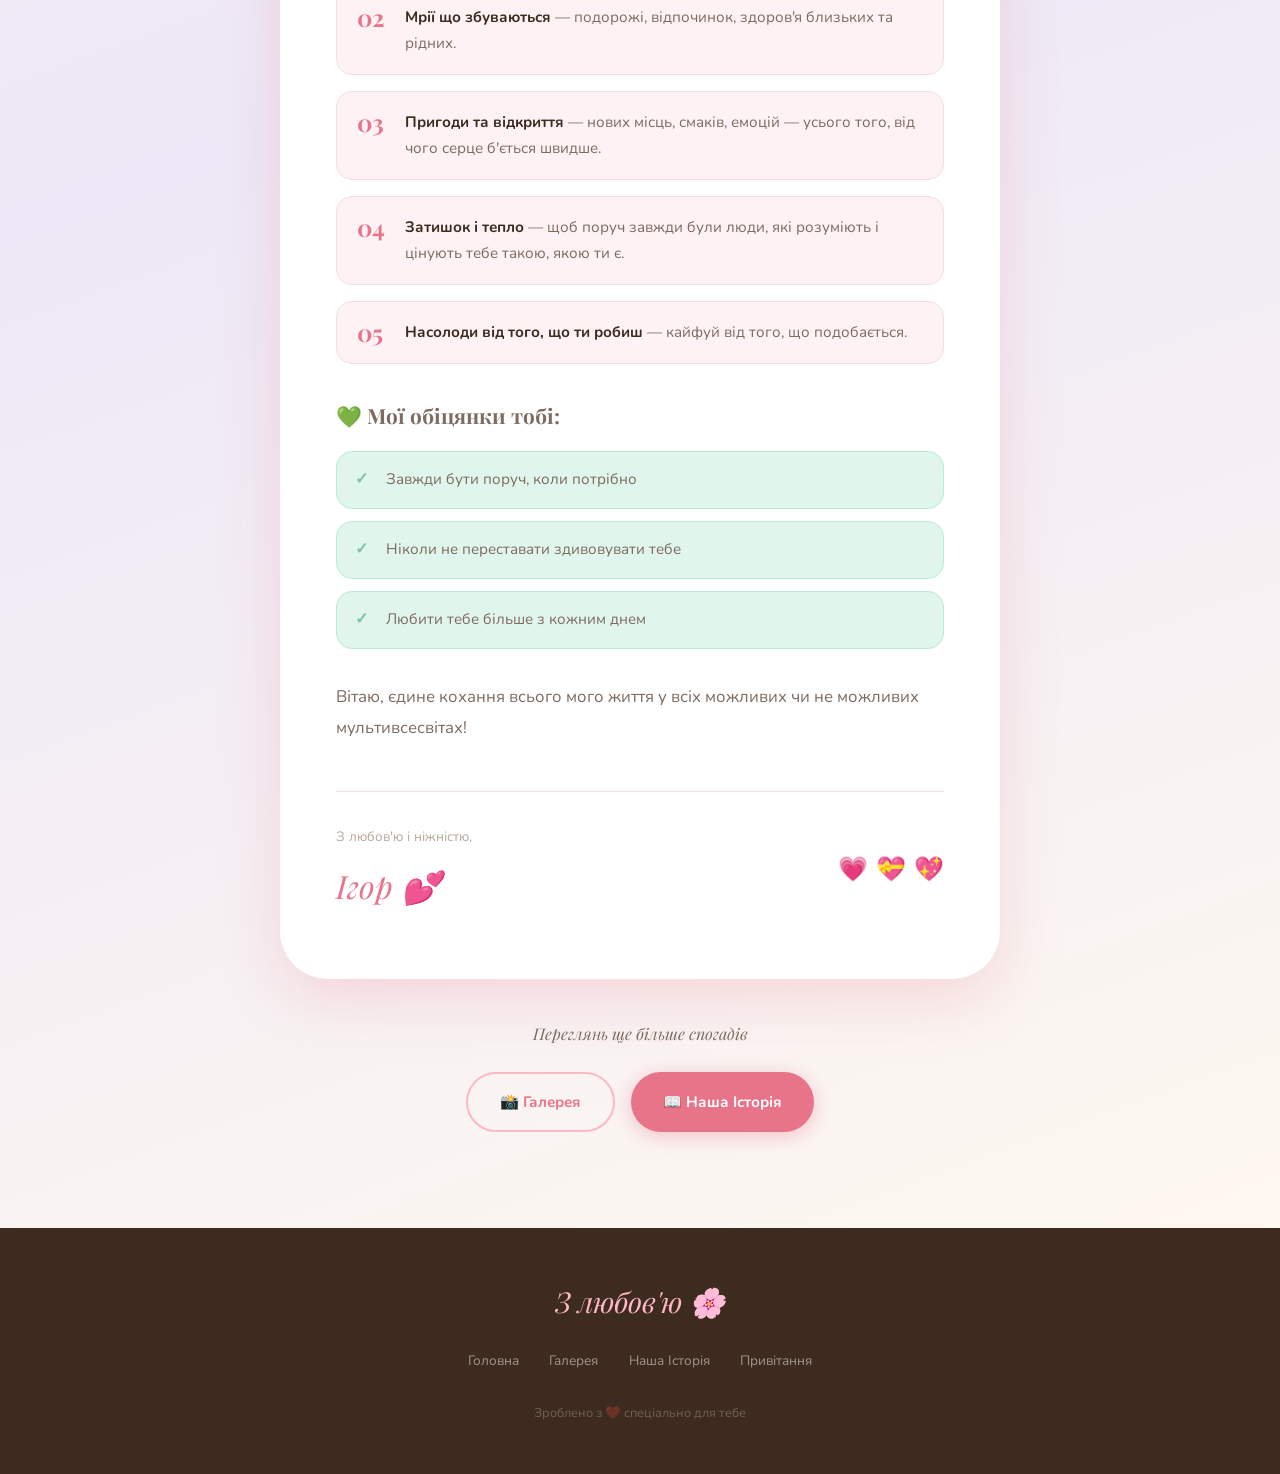
<file: wishes.html>
<!DOCTYPE html>
<html lang="uk">
<head>
  <meta charset="UTF-8">
  <meta name="viewport" content="width=device-width, initial-scale=1.0">
  <title>Привітання — Для тебе</title>
  <meta name="description" content="Особливий лист на день народження.">
  <link rel="preconnect" href="https://fonts.googleapis.com">
  <link rel="preconnect" href="https://fonts.gstatic.com" crossorigin>
  <link href="https://fonts.googleapis.com/css2?family=Playfair+Display:ital,wght@0,400;0,500;0,700;1,400;1,600&family=Nunito:wght@300;400;500;600;700&display=swap" rel="stylesheet">
  <link rel="stylesheet" href="css/style.css">

  <style>
    /* Confetti pop on load */
    .confetti-piece {
      position: fixed;
      top: -20px;
      width: 10px;
      height: 10px;
      border-radius: 2px;
      animation: confettiFall linear forwards;
      pointer-events: none;
      z-index: 300;
    }
    @keyframes confettiFall {
      0%   { transform: translateY(0) rotate(0deg);   opacity: 1; }
      100% { transform: translateY(110vh) rotate(720deg); opacity: 0; }
    }

    /* Extra letter styles */
    .letter-opener {
      background: linear-gradient(135deg, var(--pink-mist) 0%, var(--lavender-light) 100%);
      border: 1px solid var(--border);
      border-radius: var(--radius-lg);
      padding: 2rem;
      margin-bottom: 2rem;
      text-align: center;
    }
    .letter-opener-title {
      font-family: var(--font-heading);
      font-size: clamp(1.8rem, 6vw, 3rem);
      font-weight: 700;
      color: var(--text-dark);
      margin-bottom: .5rem;
    }
    .letter-opener-sub {
      font-family: var(--font-heading);
      font-style: italic;
      font-size: 1.1rem;
      color: var(--text-mid);
    }

    .section-title-sm {
      font-family: var(--font-heading);
      font-size: 1.3rem;
      font-weight: 700;
      color: var(--text-dark);
      margin: 2rem 0 1rem;
      display: flex;
      align-items: center;
      gap: .5rem;
    }

    .promise-list {
      display: flex;
      flex-direction: column;
      gap: .75rem;
      margin: 1rem 0;
    }
    .promise-item {
      display: flex;
      align-items: center;
      gap: .75rem;
      padding: .85rem 1.1rem;
      background: var(--sage-light);
      border-radius: var(--radius-md);
      border: 1px solid var(--green-light, #b8edd4);
      font-size: .95rem;
      color: var(--text-mid);
    }
    .promise-item::before {
      content: '✓';
      font-weight: 700;
      color: var(--sage);
      font-size: 1rem;
      min-width: 1.2rem;
    }

    .highlight-box {
      background: linear-gradient(135deg, var(--pink-pale) 0%, var(--lavender-light) 100%);
      border-radius: var(--radius-lg);
      border: 1px solid var(--border);
      padding: 1.75rem;
      margin: 2rem 0;
      text-align: center;
    }
    .highlight-box p {
      font-family: var(--font-heading);
      font-style: italic;
      font-size: 1.25rem;
      color: var(--text-dark);
    }
    .highlight-box .big-num {
      font-size: 3rem;
      font-weight: 700;
      color: var(--pink);
      display: block;
      line-height: 1;
      margin-bottom: .5rem;
    }
    .highlight-stats {
      display: flex;
      justify-content: center;
      flex-wrap: wrap;
      gap: 2rem;
      margin-top: 1rem;
    }
    .stat {
      text-align: center;
    }
    .stat-num {
      font-family: var(--font-heading);
      font-size: 2.2rem;
      font-weight: 700;
      color: var(--pink);
      display: block;
      line-height: 1;
    }
    .stat-label {
      font-size: .75rem;
      color: var(--text-light);
      letter-spacing: .07em;
      text-transform: uppercase;
      margin-top: .25rem;
    }

    /* Floating hearts background */
    .floating-hearts {
      position: fixed;
      inset: 0;
      pointer-events: none;
      z-index: 0;
      overflow: hidden;
    }
    .fh {
      position: absolute;
      font-size: 1.5rem;
      opacity: 0;
      animation: fhFloat linear infinite;
    }
    @keyframes fhFloat {
      0%   { opacity: 0; transform: translateY(100vh) scale(.5); }
      10%  { opacity: .3; }
      90%  { opacity: .2; }
      100% { opacity: 0; transform: translateY(-20vh) scale(1.2); }
    }
  </style>
</head>
<body>

  <!-- Floating hearts (decorative) -->
  <div class="floating-hearts" aria-hidden="true" id="floatingHearts"></div>

  <!-- ===================== NAVIGATION ===================== -->
  <nav class="nav" role="navigation">
    <div class="container nav-inner">
      <a href="index.html" class="nav-logo">
        <span class="nav-logo-icon">🌸</span>
        Для тебе
      </a>
      <div class="nav-links">
        <a href="index.html"   class="nav-link">Головна</a>
        <a href="gallery.html" class="nav-link">Галерея</a>
        <a href="story.html"   class="nav-link">Наша Історія</a>
        <a href="wishes.html"  class="nav-link">Привітання</a>
      </div>
      <button class="nav-toggle" aria-label="Відкрити меню">
        <span></span><span></span><span></span>
      </button>
    </div>
  </nav>

  <div class="nav-mobile">
    <a href="index.html"   class="nav-link">Головна</a>
    <a href="gallery.html" class="nav-link">Галерея</a>
    <a href="story.html"   class="nav-link">Наша Історія</a>
    <a href="wishes.html"  class="nav-link">Привітання</a>
  </div>

  <main>

    <!-- ===================== PAGE HERO ===================== -->
    <section class="page-hero" style="background: linear-gradient(160deg, var(--pink-mist) 0%, var(--lavender-light) 100%);">
      <div class="container">
        <span class="label page-hero-label">💌 Тільки для тебе</span>
        <h1 class="page-hero-title">Привітання</h1>
        <p class="page-hero-sub">Слова, що йдуть від серця</p>
      </div>
    </section>

    <!-- ===================== LETTER ===================== -->
    <section class="section letter-section" style="position:relative;">
      <div class="container">
        <div class="letter-wrap">

          <div class="letter-card reveal">

            <!-- Opening banner -->
            <div class="letter-opener">
              <div class="letter-opener-title">🎂 З Днем Народження!</div>
              <div class="letter-opener-sub">Сьогодні — твій особливий день</div>
            </div>

            <!-- Date -->
            <p class="letter-date">29 травня 2026 р.</p>

            <!-- Salutation -->
            <p class="letter-salutation">
              Моя кохана Оля,
            </p>

            <!-- Letter body -->
            <div class="letter-body">

              <p>
                Бажаю лише тепла, затишку та здоров'я, рішучості і підтримки, за допомогою яких ти здатна звершувати будь-що! Ти як ніхто інший заслуговуєш лише на найкраще, бо приносиш мені та важливим для тебе людям - теж тільки найкраще.
              </p>

              <p>
                Я захоплююся твоїм бажанням робити те, що тобі подобається, твоїм сміхом, спокоєм та збудженням. Кожен момент з тобою унікальний та назавжди у пам'яті.
              </p>

              <!-- Stats block -->
              <div class="highlight-box reveal reveal-delay-1">
                <div class="highlight-stats">
                  <div class="stat">
                    <span class="stat-num">∞</span>
                    <span class="stat-label">причин кохати</span>
                  </div>
                  <div class="stat">
                    <span class="stat-num">6 млрд </span>
                    <span class="stat-label">думок про тебе щосекунди</span>
                  </div>
                  <div class="stat">
                    <span class="stat-num">1</span>
                    <span class="stat-label">єдина така людина</span>
                  </div>
                </div>
              </div>

              <!-- Wishes list -->
              <p class="section-title-sm">🌸 Мої побажання тобі:</p>
              <div class="wishes-list">

                <div class="wish-item">
                  <span class="wish-num">01</span>
                  <p class="wish-text">
                    <strong>Здоров'я та сяйво</strong> — щоб твої очі завжди блищали від радості, а серце було легким і вільним.
                  </p>
                </div>

                <div class="wish-item">
                  <span class="wish-num">02</span>
                  <p class="wish-text">
                    <strong>Мрії що збуваються</strong> — подорожі, відпочинок, здоров'я близьких та рідних.
                  </p>
                </div>

                <div class="wish-item">
                  <span class="wish-num">03</span>
                  <p class="wish-text">
                    <strong>Пригоди та відкриття</strong> — нових місць, смаків, емоцій — усього того, від чого серце б'ється швидше.
                  </p>
                </div>

                <div class="wish-item">
                  <span class="wish-num">04</span>
                  <p class="wish-text">
                    <strong>Затишок і тепло</strong> — щоб поруч завжди були люди, які розуміють і цінують тебе такою, якою ти є.
                  </p>
                </div>

                <div class="wish-item">
                  <span class="wish-num">05</span>
                  <p class="wish-text">
                    <strong>Насолоди від того, що ти робиш</strong> — кайфуй від того, що подобається.
                  </p>
                </div>

              </div>

              <!-- Promises -->
              <p class="section-title-sm">💚 Мої обіцянки тобі:</p>
              <div class="promise-list">
                <div class="promise-item">Завжди бути поруч, коли потрібно</div>
                <div class="promise-item">Ніколи не переставати здивовувати тебе</div>
                <div class="promise-item">Любити тебе більше з кожним днем</div>
              </div>

              <p style="margin-top:2rem;">
                Вітаю, єдине кохання всього мого життя у всіх можливих чи не можливих мультивсесвітах!
              </p>

            </div>

            <!-- Signature -->
            <div class="letter-signature">
              <div>
                <p style="font-size:.85rem; color:var(--text-light); margin-bottom:.5rem;">З любов'ю і ніжністю,</p>
                <div class="signature-name">Ігор 💕</div>
              </div>
              <div class="hearts-float signature-hearts">
                <span class="heart">💗</span>
                <span class="heart">💝</span>
                <span class="heart">💖</span>
              </div>
            </div>

          </div>

          <!-- Navigation CTA -->
          <div class="text-center reveal" style="margin-top:2.5rem; padding-bottom:1rem;">
            <p class="subtitle" style="margin-bottom:1.5rem; font-size:1rem;">Переглянь ще більше спогадів</p>
            <div style="display:flex; gap:1rem; flex-wrap:wrap; justify-content:center;">
              <a href="gallery.html" class="btn btn-ghost">📸 Галерея</a>
              <a href="story.html"   class="btn btn-primary">📖 Наша Історія</a>
            </div>
          </div>

        </div>
      </div>
    </section>

  </main>

  <!-- ===================== FOOTER ===================== -->
  <footer>
    <div class="footer-brand">З любов'ю 🌸</div>
    <div class="footer-links">
      <a href="index.html"   class="footer-link">Головна</a>
      <a href="gallery.html" class="footer-link">Галерея</a>
      <a href="story.html"   class="footer-link">Наша Історія</a>
      <a href="wishes.html"  class="footer-link">Привітання</a>
    </div>
    <p class="footer-copy">Зроблено з ❤️ спеціально для тебе</p>
  </footer>

  <script src="js/main.js"></script>
  <script>
    /* ---- Floating hearts background ---- */
    const container = document.getElementById('floatingHearts');
    const hearts = ['💕','💗','💖','🌸','✨','💝','🌷'];
    for (let i = 0; i < 12; i++) {
      const el = document.createElement('span');
      el.className = 'fh';
      el.textContent = hearts[Math.floor(Math.random() * hearts.length)];
      el.style.left     = Math.random() * 100 + 'vw';
      el.style.fontSize = (Math.random() * 1.2 + 0.8) + 'rem';
      el.style.animationDuration  = (Math.random() * 10 + 8) + 's';
      el.style.animationDelay     = (Math.random() * 8) + 's';
      container.appendChild(el);
    }

    /* ---- Confetti burst on load ---- */
    const confettiColors = ['#E8748A','#FFB7C5','#B8A9D9','#7BC4A4','#FFD5A8','#FFFFFF'];
    function burst() {
      for (let i = 0; i < 50; i++) {
        const el = document.createElement('div');
        el.className = 'confetti-piece';
        el.style.left            = Math.random() * 100 + 'vw';
        el.style.background      = confettiColors[Math.floor(Math.random() * confettiColors.length)];
        el.style.width           = (Math.random() * 8 + 6) + 'px';
        el.style.height          = (Math.random() * 8 + 6) + 'px';
        el.style.borderRadius    = Math.random() > .5 ? '50%' : '2px';
        el.style.animationDuration = (Math.random() * 2 + 2) + 's';
        el.style.animationDelay  = (Math.random() * 1.5) + 's';
        document.body.appendChild(el);
        el.addEventListener('animationend', () => el.remove());
      }
    }
    window.addEventListener('load', () => setTimeout(burst, 400));
  </script>
</body>
</html>
</file>
<file: css/style.css>
/* ============================================================
   Fonts — Playfair Display (headings) + Nunito (body)
   Both fully support Ukrainian Cyrillic (і, ї, є, ґ)
   ============================================================ */
@import url('https://fonts.googleapis.com/css2?family=Playfair+Display:ital,wght@0,400;0,500;0,700;1,400;1,600&family=Nunito:wght@300;400;500;600;700&display=swap');

/* ============================================================
   Custom Properties
   ============================================================ */
:root {
  --pink:          #E8748A;
  --pink-light:    #FFB7C5;
  --pink-pale:     #FFF0F3;
  --pink-mist:     #FEF2F5;
  --sage:          #7BC4A4;
  --sage-light:    #E0F5EC;
  --lavender:      #B8A9D9;
  --lavender-light:#EDE8F7;
  --peach:         #FFD5A8;
  --cream:         #FEF8F0;
  --white:         #FFFFFF;
  --text-dark:     #3D2B1F;
  --text-mid:      #7D6B5F;
  --text-light:    #B8A89A;
  --border:        #F5DDE3;

  --font-heading:  'Playfair Display', Georgia, serif;
  --font-body:     'Nunito', 'Segoe UI', sans-serif;

  --radius-sm:  8px;
  --radius-md:  16px;
  --radius-lg:  28px;
  --radius-xl:  48px;
  --radius-full:9999px;

  --shadow-soft: 0 4px 24px rgba(232,116,138,.12);
  --shadow-card: 0 8px 40px rgba(232,116,138,.16);
  --shadow-lift: 0 20px 60px rgba(232,116,138,.22);

  --nav-h: 64px;
  --max-w: 1200px;
  --ease: cubic-bezier(.4,0,.2,1);
}

/* ============================================================
   Reset & Base
   ============================================================ */
*, *::before, *::after { box-sizing: border-box; margin: 0; padding: 0; }

html {
  scroll-behavior: smooth;
  -webkit-font-smoothing: antialiased;
}

body {
  background: var(--cream);
  color: var(--text-dark);
  font-family: var(--font-body);
  font-size: 1rem;
  line-height: 1.8;
  overflow-x: hidden;
}

img { max-width: 100%; height: auto; display: block; }
a { color: inherit; text-decoration: none; }
ul, ol { list-style: none; }
button { cursor: pointer; border: none; background: none; font: inherit; }

/* ============================================================
   Typography
   ============================================================ */
h1, h2, h3, h4 {
  font-family: var(--font-heading);
  color: var(--text-dark);
  line-height: 1.2;
  font-weight: 700;
}

h1 { font-size: clamp(2.4rem, 8vw, 5.5rem); letter-spacing: -.02em; }
h2 { font-size: clamp(1.9rem, 5vw, 3.2rem); letter-spacing: -.01em; }
h3 { font-size: clamp(1.4rem, 3.5vw, 2rem); font-weight: 500; font-style: italic; }
h4 { font-size: 1.1rem; font-weight: 600; letter-spacing: .04em; text-transform: uppercase; }

p { color: var(--text-mid); font-size: 1.05rem; line-height: 1.85; }

.subtitle {
  font-family: var(--font-heading);
  font-style: italic;
  font-size: clamp(1.1rem, 2.5vw, 1.5rem);
  color: var(--text-mid);
}

.label {
  font-size: .8rem;
  font-weight: 700;
  letter-spacing: .12em;
  text-transform: uppercase;
  color: var(--pink);
}

/* ============================================================
   Layout Utilities
   ============================================================ */
.container {
  width: 100%;
  max-width: var(--max-w);
  margin: 0 auto;
  padding: 0 1.25rem;
}

.section {
  padding: 5rem 0;
}

.section-sm { padding: 3rem 0; }

.text-center { text-align: center; }

.flex { display: flex; }
.flex-center { display: flex; align-items: center; justify-content: center; }
.flex-between { display: flex; align-items: center; justify-content: space-between; }

.gap-sm { gap: 1rem; }
.gap-md { gap: 2rem; }

/* ============================================================
   Decorative divider
   ============================================================ */
.divider {
  display: flex;
  align-items: center;
  gap: 1rem;
  margin: 2rem auto;
  max-width: 300px;
}
.divider::before,
.divider::after {
  content: '';
  flex: 1;
  height: 1px;
  background: var(--border);
}
.divider-icon {
  font-size: 1.2rem;
  color: var(--pink);
}

/* ============================================================
   Navigation
   ============================================================ */
.nav {
  position: fixed;
  top: 0;
  left: 0;
  right: 0;
  height: var(--nav-h);
  z-index: 100;
  transition: background .4s var(--ease), box-shadow .4s var(--ease);
}

.nav.scrolled {
  background: rgba(254,248,240,.88);
  backdrop-filter: blur(16px);
  -webkit-backdrop-filter: blur(16px);
  box-shadow: 0 1px 20px rgba(232,116,138,.08);
}

.nav-inner {
  height: 100%;
  display: flex;
  align-items: center;
  justify-content: space-between;
}

.nav-logo {
  font-family: var(--font-heading);
  font-style: italic;
  font-size: 1.3rem;
  color: var(--pink);
  display: flex;
  align-items: center;
  gap: .5rem;
  transition: opacity .2s;
}
.nav-logo:hover { opacity: .75; }
.nav-logo-icon { font-size: 1.4rem; }

.nav-links {
  display: none;
  gap: .25rem;
}

.nav-link {
  font-size: .9rem;
  font-weight: 600;
  color: var(--text-mid);
  padding: .45rem .9rem;
  border-radius: var(--radius-full);
  transition: color .2s, background .2s;
}
.nav-link:hover, .nav-link.active {
  color: var(--pink);
  background: var(--pink-mist);
}

.nav-toggle {
  width: 40px;
  height: 40px;
  display: flex;
  flex-direction: column;
  align-items: center;
  justify-content: center;
  gap: 5px;
  border-radius: var(--radius-sm);
  transition: background .2s;
}
.nav-toggle:hover { background: var(--pink-mist); }

.nav-toggle span {
  display: block;
  width: 22px;
  height: 2px;
  background: var(--text-dark);
  border-radius: 2px;
  transition: transform .3s var(--ease), opacity .3s;
}

.nav-toggle.open span:nth-child(1) { transform: translateY(7px) rotate(45deg); }
.nav-toggle.open span:nth-child(2) { opacity: 0; }
.nav-toggle.open span:nth-child(3) { transform: translateY(-7px) rotate(-45deg); }

/* Mobile menu overlay */
.nav-mobile {
  position: fixed;
  inset: 0;
  background: var(--cream);
  z-index: 99;
  display: flex;
  flex-direction: column;
  align-items: center;
  justify-content: center;
  gap: 1.5rem;
  transform: translateY(-100%);
  transition: transform .45s var(--ease);
}
.nav-mobile.open { transform: translateY(0); }
.nav-mobile .nav-link {
  font-family: var(--font-heading);
  font-size: 1.8rem;
  font-style: italic;
  padding: .6rem 2rem;
}

/* ============================================================
   Buttons
   ============================================================ */
.btn {
  display: inline-flex;
  align-items: center;
  gap: .5rem;
  font-family: var(--font-body);
  font-size: .95rem;
  font-weight: 700;
  padding: .9rem 2rem;
  border-radius: var(--radius-full);
  transition: transform .2s var(--ease), box-shadow .2s var(--ease);
}
.btn:hover { transform: translateY(-2px); }
.btn:active { transform: translateY(0); }

.btn-primary {
  background: var(--pink);
  color: #fff;
  box-shadow: 0 4px 20px rgba(232,116,138,.4);
}
.btn-primary:hover { box-shadow: 0 8px 32px rgba(232,116,138,.5); }

.btn-ghost {
  background: transparent;
  color: var(--pink);
  border: 2px solid var(--pink-light);
}
.btn-ghost:hover { background: var(--pink-mist); }

/* ============================================================
   Hero — index page
   ============================================================ */
.hero {
  position: relative;
  min-height: 100svh;
  display: flex;
  flex-direction: column;
  align-items: center;
  justify-content: center;
  text-align: center;
  overflow: hidden;
  padding: calc(var(--nav-h) + 2rem) 1.25rem 5rem;
  background: linear-gradient(160deg, var(--pink-mist) 0%, var(--cream) 45%, var(--sage-light) 100%);
}

#petals-canvas {
  position: absolute;
  inset: 0;
  pointer-events: none;
}

.hero-content {
  position: relative;
  z-index: 2;
  max-width: 780px;
}

.hero-eyebrow {
  display: inline-flex;
  align-items: center;
  gap: .5rem;
  background: var(--white);
  border: 1px solid var(--border);
  border-radius: var(--radius-full);
  padding: .35rem 1rem;
  font-size: .8rem;
  font-weight: 700;
  letter-spacing: .1em;
  text-transform: uppercase;
  color: var(--pink);
  margin-bottom: 2rem;
  box-shadow: var(--shadow-soft);
}

.hero-title {
  margin-bottom: 1.5rem;
  color: var(--text-dark);
}

.hero-title .accent {
  display: block;
  background: linear-gradient(135deg, var(--pink) 0%, var(--lavender) 100%);
  -webkit-background-clip: text;
  -webkit-text-fill-color: transparent;
  background-clip: text;
}

.hero-sub {
  font-size: clamp(1.1rem, 2.5vw, 1.4rem);
  color: var(--text-mid);
  max-width: 520px;
  margin: 0 auto 2.5rem;
  line-height: 1.7;
}

.hero-actions {
  display: flex;
  flex-wrap: wrap;
  gap: 1rem;
  justify-content: center;
}

.scroll-hint {
  position: absolute;
  bottom: 2rem;
  left: 50%;
  transform: translateX(-50%);
  display: flex;
  flex-direction: column;
  align-items: center;
  gap: .4rem;
  color: var(--text-light);
  font-size: .8rem;
  letter-spacing: .08em;
  text-transform: uppercase;
  animation: scrollBounce 2s ease-in-out infinite;
}
.scroll-hint svg { opacity: .5; }

/* ============================================================
   Page Hero (inner pages)
   ============================================================ */
.page-hero {
  padding: calc(var(--nav-h) + 4rem) 1.25rem 4rem;
  text-align: center;
  background: linear-gradient(160deg, var(--pink-mist) 0%, var(--cream) 60%);
  position: relative;
  overflow: hidden;
}

.page-hero::before {
  content: '';
  position: absolute;
  top: -60px;
  right: -60px;
  width: 300px;
  height: 300px;
  background: radial-gradient(circle, var(--pink-light) 0%, transparent 70%);
  opacity: .3;
  pointer-events: none;
}

.page-hero-label { margin-bottom: 1rem; }
.page-hero-title { margin-bottom: 1rem; }
.page-hero-sub {
  font-family: var(--font-heading);
  font-style: italic;
  font-size: 1.2rem;
  color: var(--text-mid);
  max-width: 500px;
  margin: 0 auto;
}

/* ============================================================
   Floating decorative blobs
   ============================================================ */
.blob {
  position: absolute;
  border-radius: 50%;
  pointer-events: none;
  opacity: .18;
  filter: blur(60px);
}
.blob-pink  { background: var(--pink);     width: 400px; height: 400px; }
.blob-sage  { background: var(--sage);     width: 300px; height: 300px; }
.blob-lavender { background: var(--lavender); width: 350px; height: 350px; }

/* ============================================================
   Intro section (index)
   ============================================================ */
.intro {
  background: var(--white);
}

.intro-grid {
  display: grid;
  gap: 3rem;
  align-items: center;
}

.intro-badge {
  display: inline-block;
  background: var(--pink-mist);
  border: 1px solid var(--border);
  border-radius: var(--radius-full);
  padding: .3rem .9rem;
  font-size: .8rem;
  font-weight: 700;
  letter-spacing: .1em;
  text-transform: uppercase;
  color: var(--pink);
  margin-bottom: 1.25rem;
}

.intro-title { margin-bottom: 1rem; }

.intro-body {
  margin-bottom: 2rem;
}

.intro-photo {
  position: relative;
}

.photo-frame {
  position: relative;
  border-radius: var(--radius-lg);
  overflow: hidden;
  aspect-ratio: 4/5;
  box-shadow: var(--shadow-card);
}

.photo-placeholder {
  width: 100%;
  height: 100%;
  display: flex;
  flex-direction: column;
  align-items: center;
  justify-content: center;
  gap: 1rem;
  font-family: var(--font-heading);
  font-style: italic;
  font-size: 1rem;
  color: rgba(255,255,255,.8);
  position: relative;
  overflow: hidden;
}

.photo-placeholder::before {
  content: '';
  position: absolute;
  inset: 0;
  background: inherit;
  filter: brightness(1);
}

.photo-icon { font-size: 3rem; position: relative; z-index: 1; opacity: .9; }
.photo-label {
  position: relative;
  z-index: 1;
  font-size: .85rem;
  letter-spacing: .06em;
  background: rgba(255,255,255,.2);
  backdrop-filter: blur(4px);
  padding: .3rem .8rem;
  border-radius: var(--radius-full);
  border: 1px solid rgba(255,255,255,.3);
}

/* Gradient variants for placeholders */
.ph-pink    { background: linear-gradient(135deg, #FFB7C5 0%, #E8748A 100%); }
.ph-sage    { background: linear-gradient(135deg, #B8E6CE 0%, #7BC4A4 100%); }
.ph-lavender{ background: linear-gradient(135deg, #DDD5F3 0%, #B8A9D9 100%); }
.ph-peach   { background: linear-gradient(135deg, #FFE4C4 0%, #FFBB7A 100%); }
.ph-rose    { background: linear-gradient(135deg, #FFD5D5 0%, #E87474 100%); }
.ph-sky     { background: linear-gradient(135deg, #C8E8FF 0%, #7BB8D4 100%); }
.ph-bloom   { background: linear-gradient(135deg, #FFE0F0 0%, #C870A0 100%); }
.ph-forest  { background: linear-gradient(135deg, #C8F0D8 0%, #4A9C70 100%); }

.frame-badge {
  position: absolute;
  bottom: 1.5rem;
  right: 1.5rem;
  background: var(--white);
  border-radius: var(--radius-md);
  padding: .75rem 1.1rem;
  box-shadow: var(--shadow-soft);
  text-align: center;
}
.frame-badge .num {
  font-family: var(--font-heading);
  font-size: 1.6rem;
  font-weight: 700;
  color: var(--pink);
  display: block;
  line-height: 1;
}
.frame-badge .txt {
  font-size: .7rem;
  color: var(--text-light);
  letter-spacing: .05em;
  text-transform: uppercase;
}

.intro-photo-deco {
  position: absolute;
  top: -1.5rem;
  left: -1.5rem;
  width: 80px;
  height: 80px;
  border-radius: var(--radius-lg);
  border: 4px solid var(--cream);
  background: linear-gradient(135deg, var(--lavender-light), var(--lavender));
  display: flex;
  align-items: center;
  justify-content: center;
  font-size: 2rem;
  box-shadow: var(--shadow-soft);
}

/* ============================================================
   Preview cards (index → other pages)
   ============================================================ */
.preview-section {
  background: var(--cream);
}

.preview-grid {
  display: grid;
  gap: 1.5rem;
}

.preview-card {
  background: var(--white);
  border-radius: var(--radius-lg);
  overflow: hidden;
  box-shadow: var(--shadow-soft);
  transition: transform .3s var(--ease), box-shadow .3s var(--ease);
  display: block;
}
.preview-card:hover {
  transform: translateY(-6px);
  box-shadow: var(--shadow-lift);
}

.preview-card-img {
  aspect-ratio: 16/9;
  position: relative;
  overflow: hidden;
}

.preview-card-img .photo-placeholder {
  transition: transform .5s var(--ease);
}
.preview-card:hover .preview-card-img .photo-placeholder {
  transform: scale(1.05);
}

.preview-card-body {
  padding: 1.5rem;
}

.preview-card-tag {
  font-size: .75rem;
  font-weight: 700;
  letter-spacing: .1em;
  text-transform: uppercase;
  color: var(--pink);
  margin-bottom: .5rem;
  display: block;
}

.preview-card-title {
  font-family: var(--font-heading);
  font-size: 1.3rem;
  font-weight: 700;
  margin-bottom: .5rem;
  color: var(--text-dark);
}

.preview-card-desc {
  font-size: .9rem;
  color: var(--text-light);
  line-height: 1.6;
}

.preview-card-arrow {
  display: inline-flex;
  align-items: center;
  gap: .4rem;
  color: var(--pink);
  font-weight: 700;
  font-size: .9rem;
  margin-top: 1rem;
  transition: gap .2s;
}
.preview-card:hover .preview-card-arrow { gap: .7rem; }

/* ============================================================
   Gallery Grid
   ============================================================ */
.gallery-section { background: var(--white); }

.gallery-grid {
  display: grid;
  grid-template-columns: 1fr;
  gap: 1.25rem;
}

.gallery-item {
  border-radius: var(--radius-md);
  overflow: hidden;
  position: relative;
  cursor: pointer;
  box-shadow: var(--shadow-soft);
  transition: transform .3s var(--ease), box-shadow .3s var(--ease);
}
.gallery-item:hover {
  transform: scale(1.02);
  box-shadow: var(--shadow-lift);
}

.gallery-item .photo-placeholder {
  aspect-ratio: 4/3;
  transition: transform .5s var(--ease);
}
.gallery-item:hover .photo-placeholder { transform: scale(1.06); }

.gallery-item-overlay {
  position: absolute;
  inset: 0;
  background: linear-gradient(to top, rgba(61,43,31,.65) 0%, transparent 55%);
  opacity: 1;
  transition: opacity .3s var(--ease);
  display: flex;
  align-items: flex-end;
  padding: 1.25rem;
}

.gallery-caption {
  color: var(--white);
  font-size: .95rem;
  font-weight: 600;
  font-style: italic;
  font-family: var(--font-heading);
}

/* Wide items (span 2 cols on larger screens) */
.gallery-item.wide { /* handled in breakpoints */ }

/* Lightbox */
.lightbox {
  position: fixed;
  inset: 0;
  background: rgba(61,43,31,.92);
  z-index: 200;
  display: flex;
  align-items: center;
  justify-content: center;
  opacity: 0;
  pointer-events: none;
  transition: opacity .3s;
}
.lightbox.open {
  opacity: 1;
  pointer-events: all;
}
.lightbox-inner {
  max-width: 90vw;
  max-height: 90vh;
  position: relative;
   display: flex;
   align-items: center;
   justify-items: center;
}
.lightbox-close {
  position: fixed;
  top: 1.5rem;
  right: 1.5rem;
  width: 44px;
  height: 44px;
  border-radius: 50%;
  background: rgba(255,255,255,.15);
  backdrop-filter: blur(8px);
  color: white;
  font-size: 1.4rem;
  display: flex;
  align-items: center;
  justify-content: center;
  cursor: pointer;
  transition: background .2s;
}
.lightbox-close:hover { background: rgba(255,255,255,.25); }

/* ============================================================
   Story / Timeline
   ============================================================ */
.story-section { background: var(--cream); }

.timeline {
  display: flex;
  flex-direction: column;
  gap: 4rem;
  position: relative;
}

.timeline::before {
  content: '';
  position: absolute;
  left: 1.25rem;
  top: 0;
  bottom: 0;
  width: 2px;
  background: linear-gradient(to bottom, var(--pink-light), var(--lavender), var(--sage-light));
}

.chapter {
  display: grid;
  gap: 2rem;
  padding-left: 3.5rem;
  position: relative;
}

.chapter::before {
  content: '';
  position: absolute;
  left: .6rem;
  top: 1.5rem;
  width: 16px;
  height: 16px;
  border-radius: 50%;
  background: var(--white);
  border: 3px solid var(--pink);
  box-shadow: 0 0 0 4px var(--pink-pale);
}

.chapter-meta {
  display: flex;
  align-items: center;
  gap: 1rem;
  flex-wrap: wrap;
}

.chapter-date {
  display: inline-block;
  background: var(--pink-pale);
  color: var(--pink);
  font-size: .8rem;
  font-weight: 700;
  letter-spacing: .1em;
  text-transform: uppercase;
  padding: .3rem .9rem;
  border-radius: var(--radius-full);
  border: 1px solid var(--border);
}

.chapter-number {
  font-size: .75rem;
  color: var(--text-light);
  letter-spacing: .08em;
}

.chapter-title { margin: .5rem 0 1rem; }
.chapter-body { color: var(--text-mid); }

.chapter-photo {
  border-radius: var(--radius-md);
  overflow: hidden;
  box-shadow: var(--shadow-card);
}
.chapter-photo .photo-placeholder { aspect-ratio: 3/2; }

.chapter-quote {
  margin: 1.5rem 0;
  padding: 1.25rem 1.5rem;
  border-left: 3px solid var(--pink-light);
  background: var(--pink-mist);
  border-radius: 0 var(--radius-md) var(--radius-md) 0;
  font-family: var(--font-heading);
  font-style: italic;
  font-size: 1.05rem;
  color: var(--text-mid);
}

/* ============================================================
   Wishes / Letter page
   ============================================================ */
.letter-section {
  background: linear-gradient(160deg, var(--pink-mist) 0%, var(--lavender-light) 50%, var(--cream) 100%);
  min-height: 100vh;
}

.letter-wrap {
  max-width: 720px;
  margin: 0 auto;
}

.letter-card {
  background: var(--white);
  border-radius: var(--radius-xl);
  padding: 2.5rem 2rem;
  box-shadow: var(--shadow-lift);
  position: relative;
  overflow: hidden;
}

.letter-card::before {
  content: '';
  position: absolute;
  top: 0;
  left: 0;
  right: 0;
  height: 6px;
  background: linear-gradient(90deg, var(--pink) 0%, var(--lavender) 50%, var(--sage) 100%);
}

.letter-card::after {
  content: '❀';
  position: absolute;
  top: 2rem;
  right: 2rem;
  font-size: 5rem;
  opacity: .05;
  pointer-events: none;
}

.letter-date {
  font-size: .85rem;
  color: var(--text-light);
  letter-spacing: .06em;
  margin-bottom: 2rem;
}

.letter-salutation {
  font-family: var(--font-heading);
  font-style: italic;
  font-size: 1.7rem;
  color: var(--text-dark);
  margin-bottom: 2rem;
}

.letter-body > * + * { margin-top: 1.25rem; }
.letter-body p { color: var(--text-mid); }

.wishes-list {
  margin: 2rem 0;
  display: flex;
  flex-direction: column;
  gap: 1rem;
}

.wish-item {
  display: flex;
  align-items: flex-start;
  gap: 1rem;
  padding: 1.1rem 1.25rem;
  background: var(--pink-mist);
  border-radius: var(--radius-md);
  border: 1px solid var(--border);
  transition: transform .2s var(--ease), box-shadow .2s var(--ease);
}
.wish-item:hover {
  transform: translateX(4px);
  box-shadow: var(--shadow-soft);
}

.wish-num {
  font-family: var(--font-heading);
  font-size: 1.5rem;
  font-weight: 700;
  color: var(--pink);
  min-width: 2rem;
  line-height: 1;
}

.wish-text {
  color: var(--text-mid);
  font-size: .95rem;
  line-height: 1.7;
}

.wish-text strong { color: var(--text-dark); font-weight: 700; }

.letter-signature {
  margin-top: 3rem;
  padding-top: 2rem;
  border-top: 1px solid var(--border);
  display: flex;
  align-items: center;
  justify-content: space-between;
  flex-wrap: wrap;
  gap: 1rem;
}

.signature-name {
  font-family: var(--font-heading);
  font-style: italic;
  font-size: 2rem;
  color: var(--pink);
}

.signature-hearts {
  display: flex;
  gap: .5rem;
  font-size: 1.5rem;
}

.hearts-float .heart {
  display: inline-block;
  animation: heartFloat 2s ease-in-out infinite;
}
.hearts-float .heart:nth-child(2) { animation-delay: .3s; }
.hearts-float .heart:nth-child(3) { animation-delay: .6s; }

/* ============================================================
   Footer
   ============================================================ */
footer {
  background: var(--text-dark);
  padding: 3rem 1.25rem;
  text-align: center;
}

.footer-brand {
  font-family: var(--font-heading);
  font-style: italic;
  font-size: 1.8rem;
  color: var(--pink-light);
  margin-bottom: 1rem;
}

.footer-links {
  display: flex;
  flex-wrap: wrap;
  gap: .5rem;
  justify-content: center;
  margin-bottom: 1.5rem;
}

.footer-link {
  font-size: .85rem;
  color: rgba(255,255,255,.5);
  padding: .3rem .7rem;
  border-radius: var(--radius-full);
  transition: color .2s, background .2s;
}
.footer-link:hover {
  color: var(--pink-light);
  background: rgba(255,255,255,.08);
}

.footer-copy {
  font-size: .8rem;
  color: rgba(255,255,255,.25);
}

/* ============================================================
   Scroll-reveal utility
   ============================================================ */
.reveal {
  opacity: 0;
  transform: translateY(32px);
  transition: opacity .7s var(--ease), transform .7s var(--ease);
}
.reveal.visible {
  opacity: 1;
  transform: translateY(0);
}
.reveal-delay-1 { transition-delay: .1s; }
.reveal-delay-2 { transition-delay: .2s; }
.reveal-delay-3 { transition-delay: .3s; }
.reveal-delay-4 { transition-delay: .4s; }

/* ============================================================
   Animations
   ============================================================ */
@keyframes scrollBounce {
  0%, 100% { transform: translateX(-50%) translateY(0); }
  50%       { transform: translateX(-50%) translateY(8px); }
}

@keyframes heartFloat {
  0%, 100% { transform: translateY(0) scale(1);   }
  50%       { transform: translateY(-8px) scale(1.1); }
}

@keyframes fadeInDown {
  from { opacity: 0; transform: translateY(-20px); }
  to   { opacity: 1; transform: translateY(0); }
}

@keyframes shimmer {
  0%   { background-position: -200% 0; }
  100% { background-position:  200% 0; }
}

@keyframes floatSlow {
  0%, 100% { transform: translateY(0) rotate(0deg); }
  33%       { transform: translateY(-12px) rotate(3deg); }
  66%       { transform: translateY(-6px) rotate(-2deg); }
}

.float-anim { animation: floatSlow 6s ease-in-out infinite; }

/* Typewriter cursor */
.typewriter::after {
  content: '|';
  display: inline-block;
  animation: cursorBlink 1s step-end infinite;
  color: var(--pink);
  margin-left: 2px;
}
@keyframes cursorBlink {
  0%, 100% { opacity: 1; }
  50%       { opacity: 0; }
}

/* ============================================================
   Desktop breakpoints
   ============================================================ */
@media (min-width: 640px) {
  .gallery-grid { grid-template-columns: repeat(2, 1fr); }
  .preview-grid { grid-template-columns: repeat(2, 1fr); }
}

@media (min-width: 768px) {
  .nav-links  { display: flex; }
  .nav-toggle { display: none; }

  .intro-grid {
    grid-template-columns: 1fr 1fr;
  }

  .timeline::before {
    left: 50%;
    transform: translateX(-50%);
  }

  .chapter {
    grid-template-columns: 1fr 1fr;
    padding-left: 0;
    align-items: center;
    gap: 3rem;
  }

  .chapter::before {
    left: calc(50% - 8px);
    top: 50%;
    transform: translateY(-50%);
  }

  /* Even chapters: flip layout */
  .chapter:nth-child(even) .chapter-content { order: -1; }

  .gallery-grid { grid-template-columns: repeat(3, 1fr); }

  .letter-card { padding: 4rem 3.5rem; }

  .preview-grid { grid-template-columns: repeat(3, 1fr); }
}

@media (min-width: 1024px) {
  .gallery-grid { grid-template-columns: repeat(4, 1fr); }

  .gallery-item.wide { grid-column: span 2; }
}
</file>
